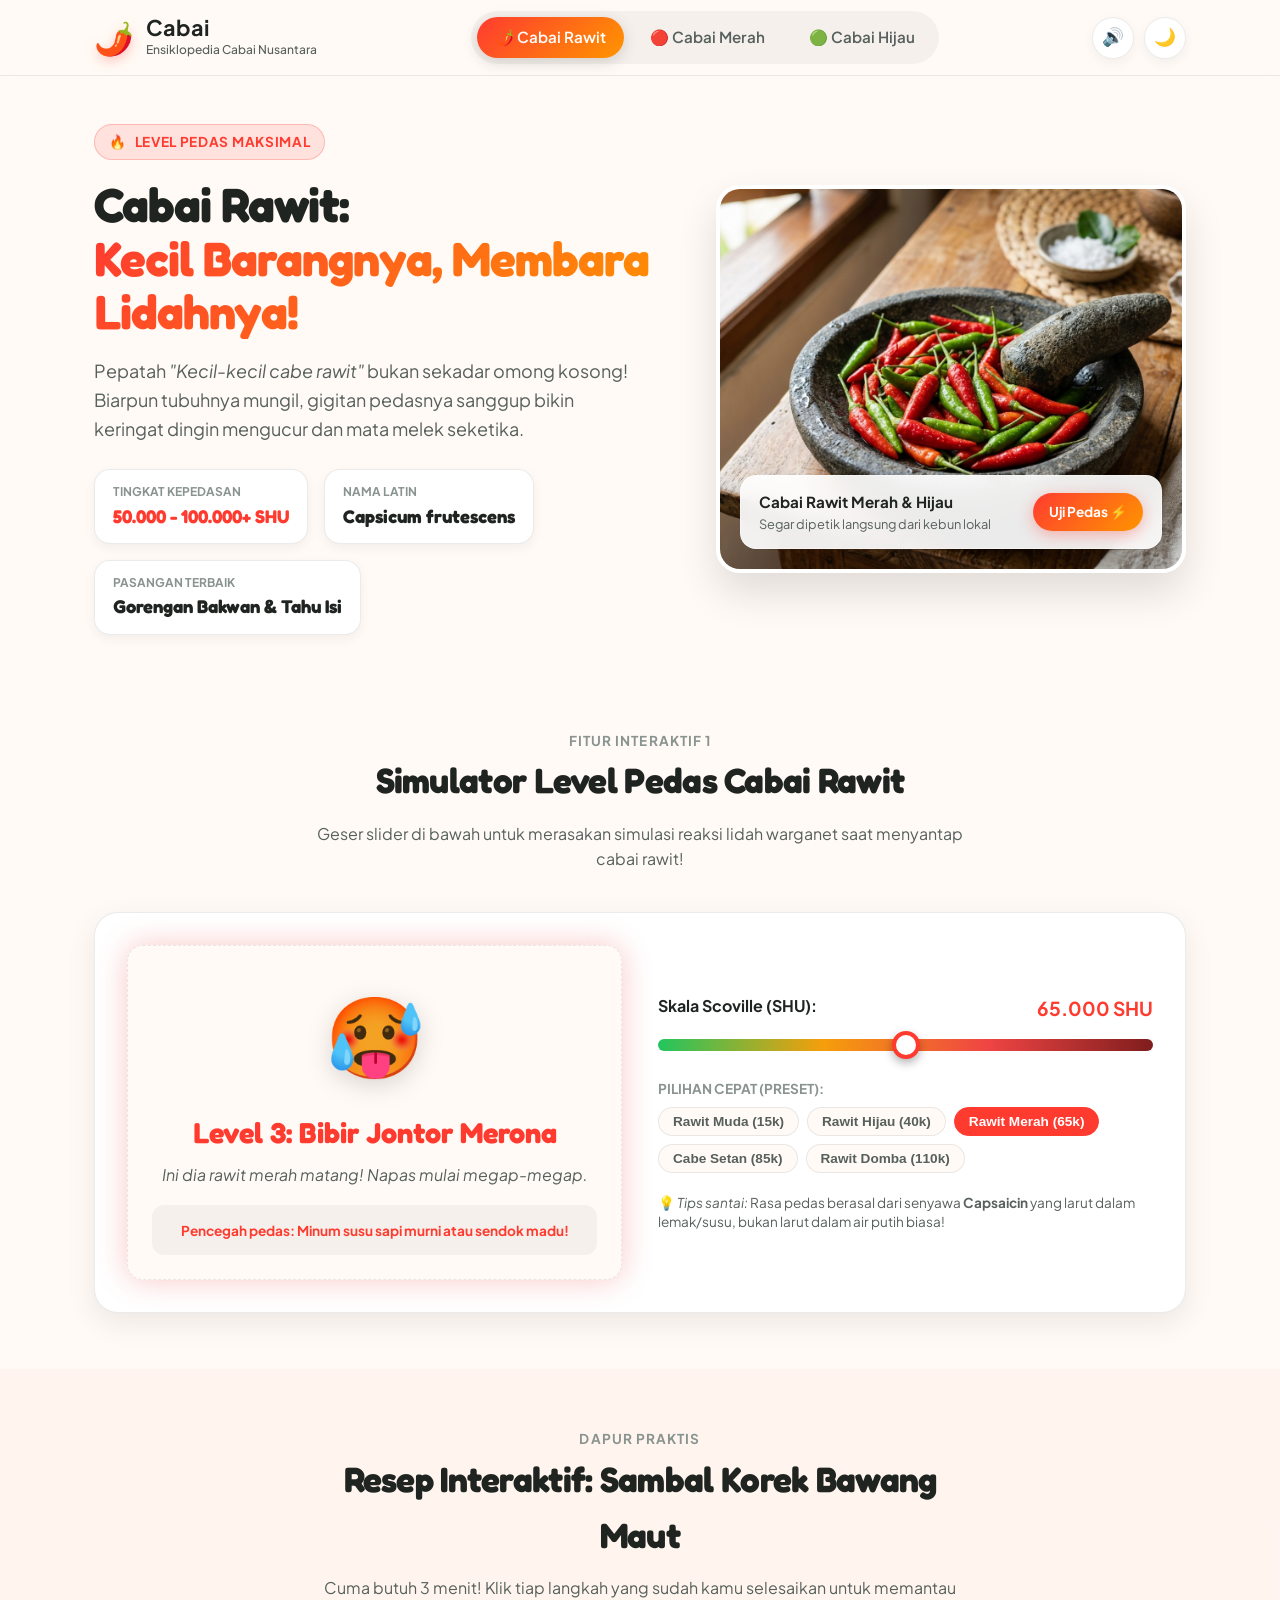
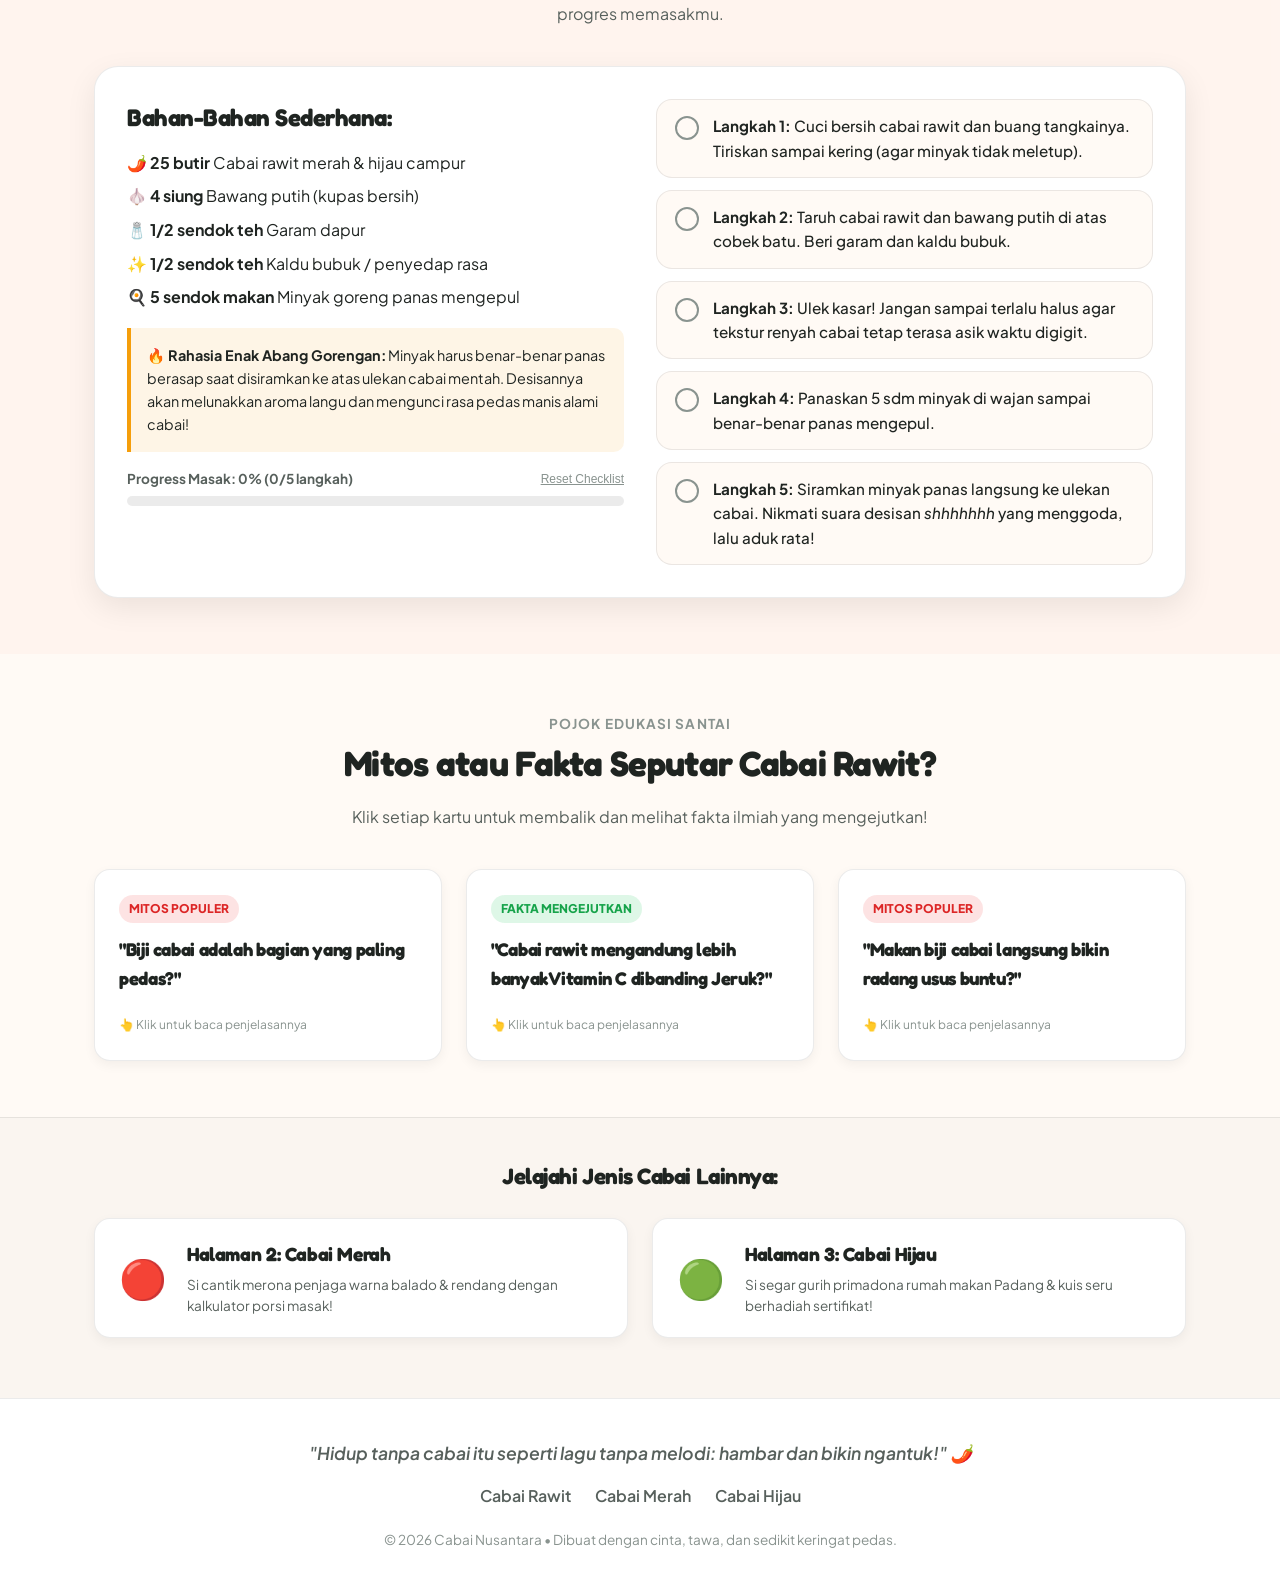
<file: index.html>
<!DOCTYPE html>
<html lang="id">
<head>
  <meta charset="UTF-8">
  <meta name="viewport" content="width=device-width, initial-scale=1.0">
  <title>🌶️ Cabai Rawit - Si Kecil Pedas Nendang | cabai Nusantara</title>
  <meta name="description" content="Eksplorasi seru tentang Cabai Rawit: si kecil pedas mematikan khas Indonesia. Coba simulator Scoville dan resep sambal korek!">
  <link rel="stylesheet" href="style.css">
  <link rel="icon" href="data:image/svg+xml,<svg xmlns=%22http://www.w3.org/2000/svg%22 viewBox=%220 0 100 100%22><text y=%22.9em%22 font-size=%2290%22>🌶️</text></svg>">
</head>
<body>

  <!-- HEADER NAVIGATION -->
  <header class="site-header">
    <div class="container nav-wrapper">
      <a href="index.html" class="brand-logo" id="logoLink">
        <span class="brand-icon">🌶️</span>
        <div class="brand-text">
          <span class="brand-name">Cabai</span>
          <span class="brand-tagline">Ensiklopedia Cabai Nusantara</span>
        </div>
      </a>

      <!-- Navigation for the 3 Pages -->
      <nav>
        <ul class="nav-menu" id="navMenu">
          <li class="nav-item rawit active">
            <a href="index.html">🌶️ Cabai Rawit</a>
          </li>
          <li class="nav-item merah">
            <a href="merah.html">🔴 Cabai Merah</a>
          </li>
          <li class="nav-item hijau">
            <a href="hijau.html">🟢 Cabai Hijau</a>
          </li>
        </ul>
      </nav>

      <!-- Action buttons -->
      <div class="nav-actions">
        <button class="action-btn" id="soundToggleBtn" title="Suara Efek (On/Off)">🔊</button>
        <button class="action-btn" id="themeToggleBtn" title="Mode Gelap / Terang">🌙</button>
        <button class="mobile-toggle" id="mobileToggle" aria-label="Toggle Menu">☰</button>
      </div>
    </div>
  </header>

  <!-- HERO SECTION -->
  <main>
    <section class="hero-section">
      <div class="container hero-grid">
        <div class="hero-content">
          <div class="badge-pill badge-rawit">
            <span>🔥</span> Level Pedas Maksimal
          </div>
          <h1 class="hero-title">
            Cabai Rawit: <br>
            <span class="highlight rawit-gradient">Kecil Barangnya, Membara Lidahnya!</span>
          </h1>
          <p class="hero-desc">
            Pepatah <em>"Kecil-kecil cabe rawit"</em> bukan sekadar omong kosong! Biarpun tubuhnya mungil, gigitan pedasnya sanggup bikin keringat dingin mengucur dan mata melek seketika.
          </p>

          <!-- Quick Stats Chips -->
          <div class="stats-row">
            <div class="stat-card">
              <span class="stat-label">Tingkat Kepedasan</span>
              <span class="stat-value" style="color: #ff3b30;">50.000 - 100.000+ SHU</span>
            </div>
            <div class="stat-card">
              <span class="stat-label">Nama Latin</span>
              <span class="stat-value">Capsicum frutescens</span>
            </div>
            <div class="stat-card">
              <span class="stat-label">Pasangan Terbaik</span>
              <span class="stat-value">Gorengan Bakwan & Tahu Isi</span>
            </div>
          </div>
        </div>

        <!-- Hero Image Card -->
        <div class="hero-image-wrapper">
          <div class="hero-card-frame">
            <img src="cabai_rawit.jpg" alt="Cabai Rawit Segar di Cobek Batu" id="heroRawitImg">
            <div class="floating-badge">
              <div>
                <div class="badge-text-title">Cabai Rawit Merah & Hijau</div>
                <div class="badge-text-sub">Segar dipetik langsung dari kebun lokal</div>
              </div>
              <a href="#simulator" class="btn-pill btn-spicy-rawit">Uji Pedas ⚡</a>
            </div>
          </div>
        </div>
      </div>
    </section>

    <!-- INTERACTIVE SECTION 1: SIMULASI SCOVILLE HEAT METER -->
    <section class="section" id="simulator">
      <div class="container">
        <div class="section-header">
          <span class="section-subtitle">Fitur Interaktif 1</span>
          <h2 class="section-title">Simulator Level Pedas Cabai Rawit</h2>
          <p class="section-desc">Geser slider di bawah untuk merasakan simulasi reaksi lidah warganet saat menyantap cabai rawit!</p>
        </div>

        <div class="interactive-card scoville-box">
          <!-- Live Interactive Display Box -->
          <div class="scoville-display">
            <div class="scoville-emoji" id="scovilleEmoji">🥵</div>
            <div class="scoville-rating" id="scovilleRating">Level 3: Bibir Jontor Merona</div>
            <div class="scoville-caption" id="scovilleCaption">Ini dia rawit merah matang! Napas mulai megap-megap.</div>
            
            <div style="margin-top: 18px; padding: 12px 16px; background: rgba(0,0,0,0.04); border-radius: 12px; width: 100%;">
              <span style="font-size: 0.85rem; font-weight: 700; color: #ff3b30;" id="scovilleAdvice">
                Pencegah pedas: Minum susu sapi murni dingin atau sendok madu!
              </span>
            </div>
          </div>

          <!-- Controls -->
          <div class="scoville-controls">
            <div class="slider-container">
              <label for="scovilleRange">
                <span>Skala Scoville (SHU):</span>
                <span id="shuNumber" style="color: #ff3b30; font-size: 1.2rem;">65.000 SHU</span>
              </label>
              <input type="range" id="scovilleRange" class="custom-range" min="10000" max="120000" step="5000" value="65000">
            </div>

            <!-- Quick Presets -->
            <div>
              <span style="font-size: 0.85rem; font-weight: 700; color: var(--text-muted); display: block; margin-bottom: 8px;">PILIHAN CEPAT (PRESET):</span>
              <div class="scoville-presets">
                <button type="button" class="preset-chip" data-shu="15000">Rawit Muda (15k)</button>
                <button type="button" class="preset-chip" data-shu="40000">Rawit Hijau (40k)</button>
                <button type="button" class="preset-chip active" data-shu="65000">Rawit Merah (65k)</button>
                <button type="button" class="preset-chip" data-shu="85000">Cabe Setan (85k)</button>
                <button type="button" class="preset-chip" data-shu="110000">Rawit Domba (110k)</button>
              </div>
            </div>

            <div style="font-size: 0.85rem; color: var(--text-secondary); line-height: 1.4;">
              💡 <em>Tips santai:</em> Rasa pedas berasal dari senyawa <strong>Capsaicin</strong> yang larut dalam lemak/susu, bukan larut dalam air putih biasa!
            </div>
          </div>
        </div>
      </div>
    </section>

    <!-- INTERACTIVE SECTION 2: RESEP SAMBAL KOREK CHECKLIST -->
    <section class="section" style="background: rgba(255, 59, 48, 0.03);">
      <div class="container">
        <div class="section-header">
          <span class="section-subtitle">Dapur Praktis</span>
          <h2 class="section-title">Resep Interaktif: Sambal Korek Bawang Maut</h2>
          <p class="section-desc">Cuma butuh 3 menit! Klik tiap langkah yang sudah kamu selesaikan untuk memantau progres memasakmu.</p>
        </div>

        <div class="interactive-card recipe-grid">
          <!-- Recipe Details & Tips -->
          <div class="recipe-info-col">
            <h3>Bahan-Bahan Sederhana:</h3>
            <ul style="list-style: none; display: flex; flex-direction: column; gap: 8px; margin-bottom: 16px;">
              <li>🌶️ <strong>25 butir</strong> Cabai rawit merah & hijau campur</li>
              <li>🧄 <strong>4 siung</strong> Bawang putih (kupas bersih)</li>
              <li>🧂 <strong>1/2 sendok teh</strong> Garam dapur</li>
              <li>✨ <strong>1/2 sendok teh</strong> Kaldu bubuk / penyedap rasa</li>
              <li>🍳 <strong>5 sendok makan</strong> Minyak goreng panas mengepul</li>
            </ul>

            <div class="recipe-tips">
              <strong>🔥 Rahasia Enak Abang Gorengan:</strong>
              Minyak harus benar-benar panas berasap saat disiramkan ke atas ulekan cabai mentah. Desisannya akan melunakkan aroma langu dan mengunci rasa pedas manis alami cabai!
            </div>

            <!-- Progress Bar -->
            <div class="recipe-progress-wrap">
              <div class="progress-label">
                <span id="recipeProgressText">Progress Masak: 0%</span>
                <button id="resetChecklistBtn" style="background:none; border:none; color:var(--text-muted); font-size:0.75rem; cursor:pointer; text-decoration:underline;">Reset Checklist</button>
              </div>
              <div class="progress-bar-bg">
                <div class="progress-bar-fill" id="recipeProgressFill"></div>
              </div>
            </div>
          </div>

          <!-- Interactive Steps Checklist -->
          <div class="checklist-box">
            <div class="checklist-item" id="step1">
              <div class="check-circle">✓</div>
              <div class="checklist-text">
                <strong>Langkah 1:</strong> Cuci bersih cabai rawit dan buang tangkainya. Tiriskan sampai kering (agar minyak tidak meletup).
              </div>
            </div>

            <div class="checklist-item" id="step2">
              <div class="check-circle">✓</div>
              <div class="checklist-text">
                <strong>Langkah 2:</strong> Taruh cabai rawit dan bawang putih di atas cobek batu. Beri garam dan kaldu bubuk.
              </div>
            </div>

            <div class="checklist-item" id="step3">
              <div class="check-circle">✓</div>
              <div class="checklist-text">
                <strong>Langkah 3:</strong> Ulek kasar! Jangan sampai terlalu halus agar tekstur renyah cabai tetap terasa asik waktu digigit.
              </div>
            </div>

            <div class="checklist-item" id="step4">
              <div class="check-circle">✓</div>
              <div class="checklist-text">
                <strong>Langkah 4:</strong> Panaskan 5 sdm minyak di wajan sampai benar-benar panas mengepul.
              </div>
            </div>

            <div class="checklist-item" id="step5">
              <div class="check-circle">✓</div>
              <div class="checklist-text">
                <strong>Langkah 5:</strong> Siramkan minyak panas langsung ke ulekan cabai. Nikmati suara desisan <em>shhhhhhh</em> yang menggoda, lalu aduk rata!
              </div>
            </div>
          </div>
        </div>
      </div>
    </section>

    <!-- SECTION 3: MITOS VS FAKTA INTERAKTIF -->
    <section class="section">
      <div class="container">
        <div class="section-header">
          <span class="section-subtitle">Pojok Edukasi Santai</span>
          <h2 class="section-title">Mitos atau Fakta Seputar Cabai Rawit?</h2>
          <p class="section-desc">Klik setiap kartu untuk membalik dan melihat fakta ilmiah yang mengejutkan!</p>
        </div>

        <div class="facts-grid">
          <div class="fact-card" id="fact1">
            <span class="fact-badge badge-mitos">MITOS POPULER</span>
            <h4 class="fact-question">"Biji cabai adalah bagian yang paling pedas?"</h4>
            <p class="fact-answer">
              <strong>SALAH BESAR!</strong> Bagian paling pedas sebenarnya adalah <em>plasenta</em>, yaitu spons putih tempat menempelnya biji cabai. Biji terasa pedas hanya karena bersentuhan langsung dengan lapisan spons tersebut.
            </p>
            <div class="fact-click-hint">👆 Klik untuk baca penjelasannya</div>
          </div>

          <div class="fact-card" id="fact2">
            <span class="fact-badge badge-fakta">FAKTA MENGEJUTKAN</span>
            <h4 class="fact-question">"Cabai rawit mengandung lebih banyak Vitamin C dibanding Jeruk?"</h4>
            <p class="fact-answer">
              <strong>BENAR SEKALI!</strong> Dalam takaran berat yang sama (100 gram), cabai rawit mengandung vitamin C hingga 2 kali lipat lebih tinggi dari buah jeruk manis. Bagus untuk daya tahan tubuh, asal perutmu kuat ya!
            </p>
            <div class="fact-click-hint">👆 Klik untuk baca penjelasannya</div>
          </div>

          <div class="fact-card" id="fact3">
            <span class="fact-badge badge-mitos">MITOS POPULER</span>
            <h4 class="fact-question">"Makan biji cabai langsung bikin radang usus buntu?"</h4>
            <p class="fact-answer">
              <strong>MITOS!</strong> Penelitian medis membuktikan bahwa persentase biji makanan penyebab radang usus buntu sangat kecil (kurang dari 1%). Usus buntu biasanya meradang akibat infeksi bakteri atau sumbatan tinja keras.
            </p>
            <div class="fact-click-hint">👆 Klik untuk baca penjelasannya</div>
          </div>
        </div>
      </div>
    </section>

    <!-- NEXT PAGES NAVIGATION -->
    <section class="next-pages-section">
      <div class="container">
        <h3 style="text-align: center; margin-bottom: 24px; font-size: 1.4rem;">Jelajahi Jenis Cabai Lainnya:</h3>
        <div class="next-grid">
          <a href="merah.html" class="next-card">
            <span class="next-card-icon">🔴</span>
            <div class="next-card-info">
              <h4>Halaman 2: Cabai Merah</h4>
              <p>Si cantik merona penjaga warna balado & rendang dengan kalkulator porsi masak!</p>
            </div>
          </a>

          <a href="hijau.html" class="next-card">
            <span class="next-card-icon">🟢</span>
            <div class="next-card-info">
              <h4>Halaman 3: Cabai Hijau</h4>
              <p>Si segar gurih primadona rumah makan Padang & kuis seru berhadiah sertifikat!</p>
            </div>
          </a>
        </div>
      </div>
    </section>
  </main>

  <!-- FOOTER -->
  <footer class="site-footer">
    <div class="container">
      <p class="footer-quote">"Hidup tanpa cabai itu seperti lagu tanpa melodi: hambar dan bikin ngantuk!" 🌶️</p>
      <ul class="footer-links">
        <li><a href="index.html">Cabai Rawit</a></li>
        <li><a href="merah.html">Cabai Merah</a></li>
        <li><a href="hijau.html">Cabai Hijau</a></li>
      </ul>
      <p class="footer-credit">© 2026 Cabai Nusantara • Dibuat dengan cinta, tawa, dan sedikit keringat pedas.</p>
    </div>
  </footer>

  <script src="script.js"></script>
</body>
</html>
</file>
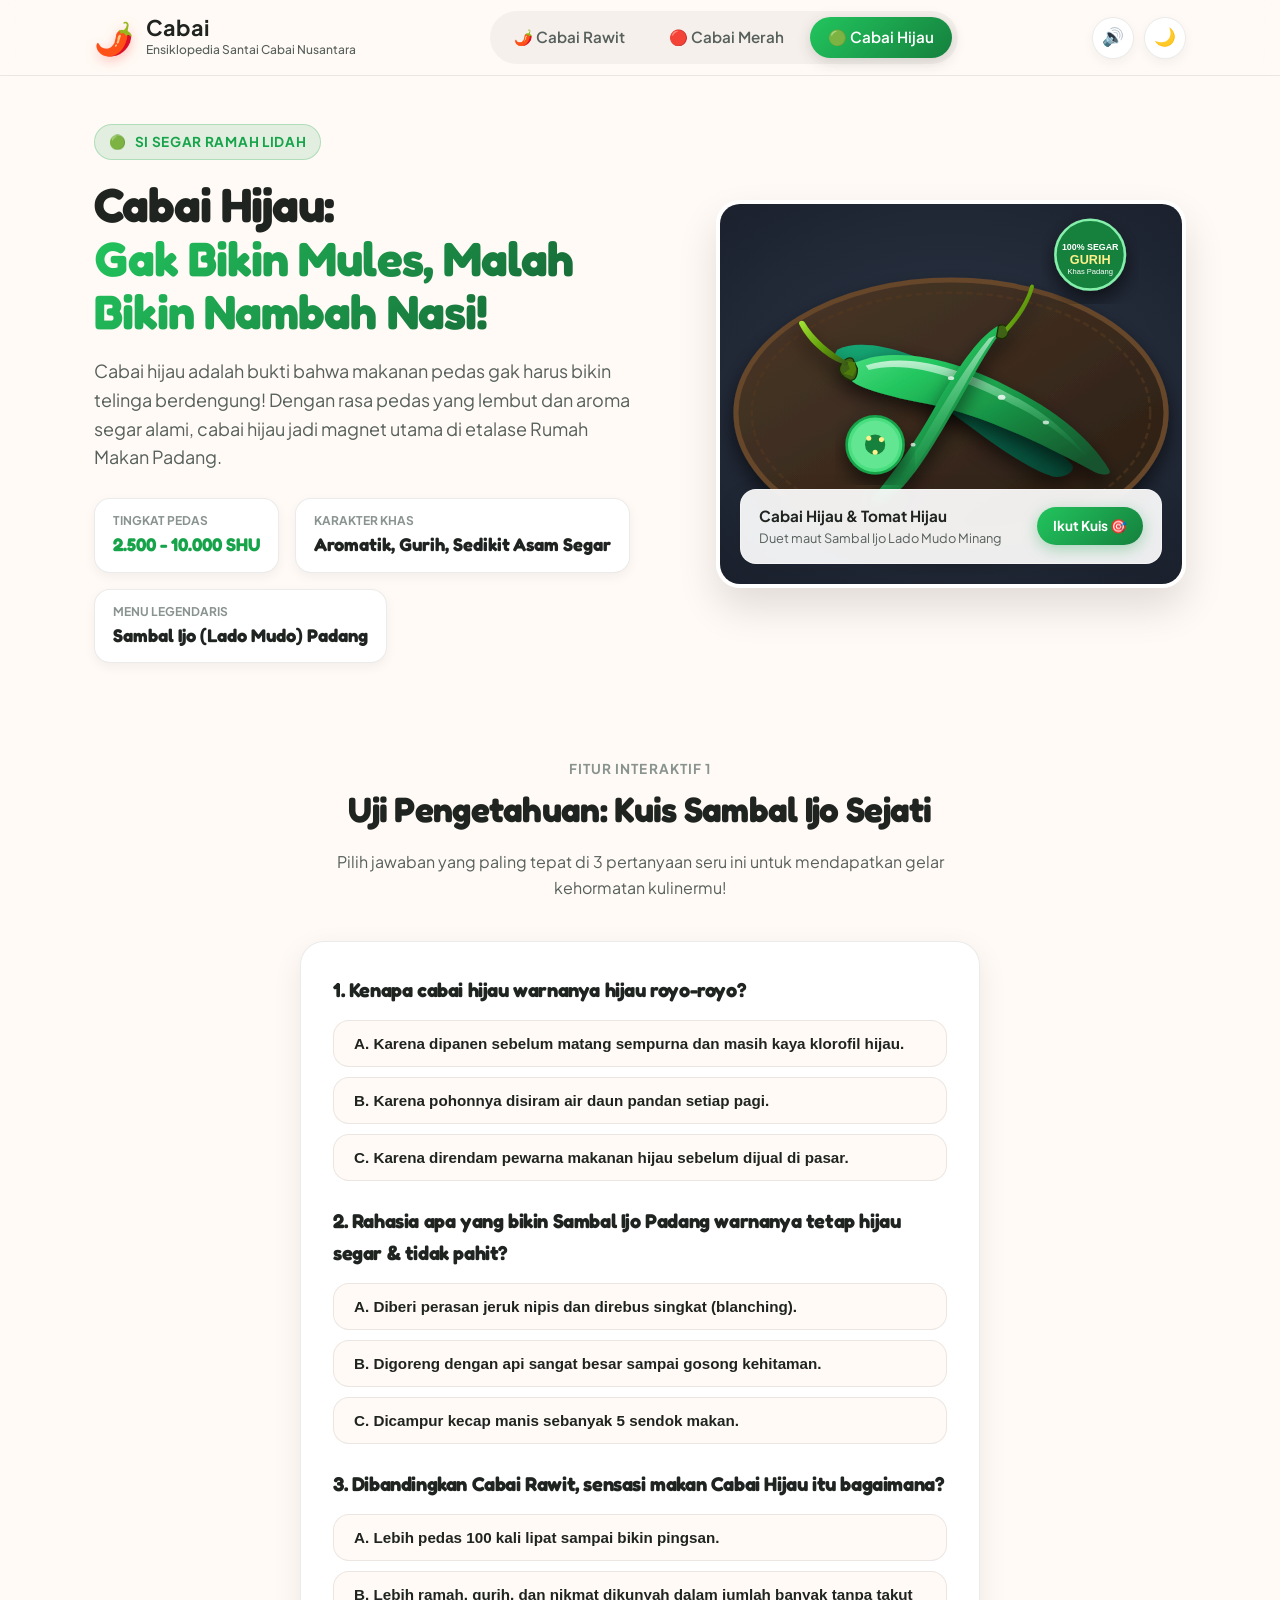
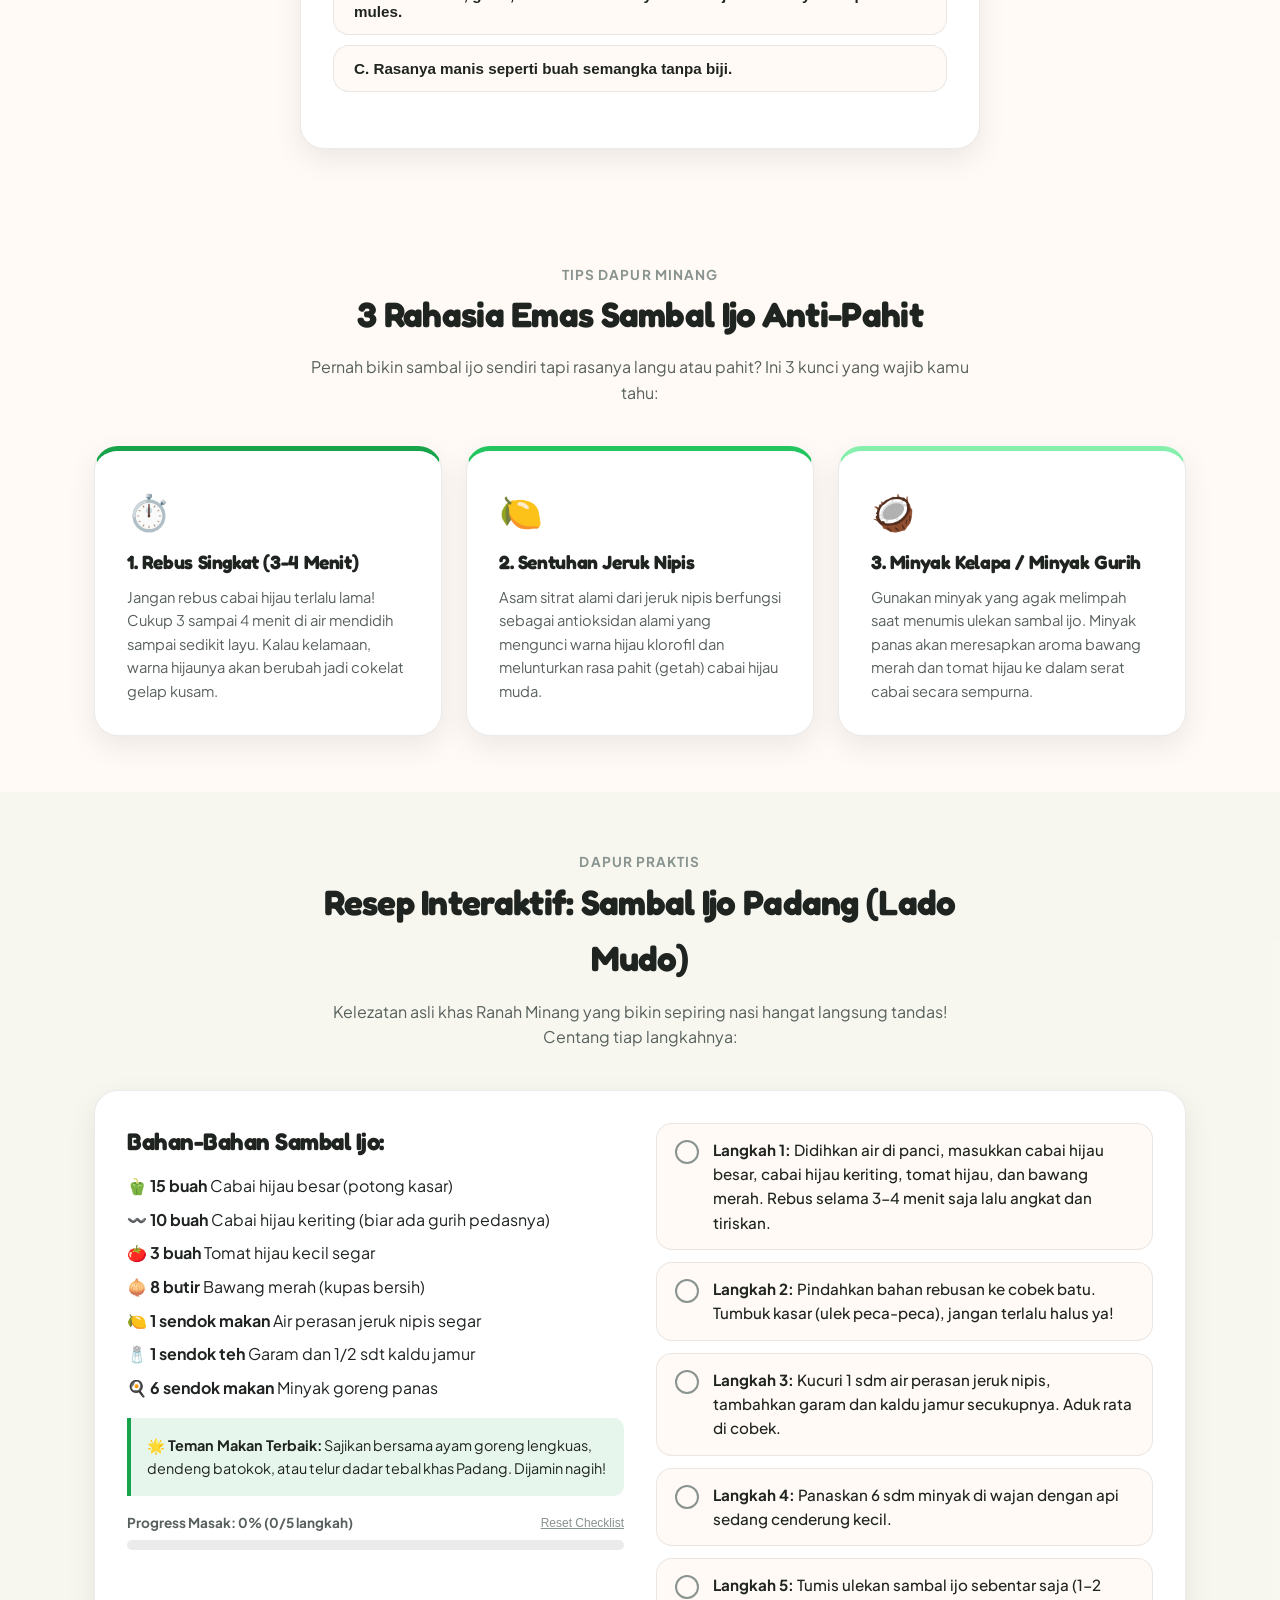
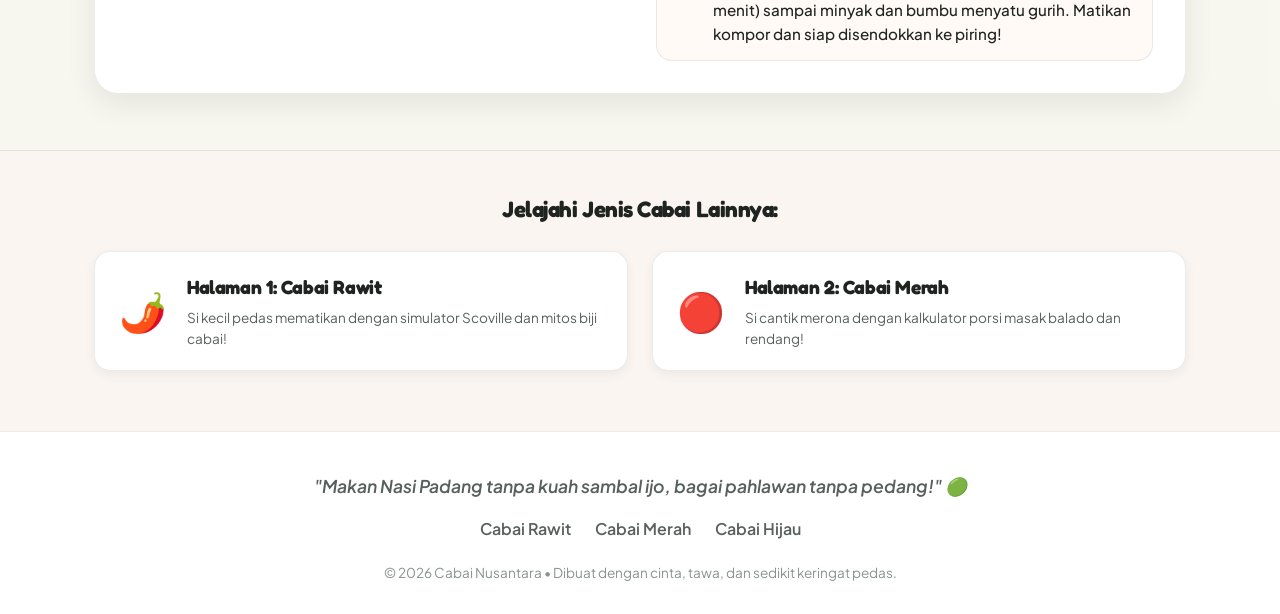
<file: hijau.html>
<!DOCTYPE html>
<html lang="id">
<head>
  <meta charset="UTF-8">
  <meta name="viewport" content="width=device-width, initial-scale=1.0">
  <title>🟢 Cabai Hijau - Si Segar Gurih Primadona Nasi Padang | Warung Cabai</title>
  <meta name="description" content="Eksplorasi Cabai Hijau: rahasia Sambal Ijo Padang agar tidak pahit, kuis seru berhadiah sertifikat, dan resep Lado Mudo gurih!">
  <link rel="stylesheet" href="style.css">
  <link rel="icon" href="data:image/svg+xml,<svg xmlns=%22http://www.w3.org/2000/svg%22 viewBox=%220 0 100 100%22><text y=%22.9em%22 font-size=%2290%22>🟢</text></svg>">
</head>
<body>

  <!-- HEADER NAVIGATION -->
  <header class="site-header">
    <div class="container nav-wrapper">
      <a href="index.html" class="brand-logo" id="logoLink">
        <span class="brand-icon">🌶️</span>
        <div class="brand-text">
          <span class="brand-name">Cabai</span>
          <span class="brand-tagline">Ensiklopedia Santai Cabai Nusantara</span>
        </div>
      </a>

      <!-- Navigation for the 3 Pages -->
      <nav>
        <ul class="nav-menu" id="navMenu">
          <li class="nav-item rawit">
            <a href="index.html">🌶️ Cabai Rawit</a>
          </li>
          <li class="nav-item merah">
            <a href="merah.html">🔴 Cabai Merah</a>
          </li>
          <li class="nav-item hijau active">
            <a href="hijau.html">🟢 Cabai Hijau</a>
          </li>
        </ul>
      </nav>

      <!-- Action buttons -->
      <div class="nav-actions">
        <button class="action-btn" id="soundToggleBtn" title="Suara Efek (On/Off)">🔊</button>
        <button class="action-btn" id="themeToggleBtn" title="Mode Gelap / Terang">🌙</button>
        <button class="mobile-toggle" id="mobileToggle" aria-label="Toggle Menu">☰</button>
      </div>
    </div>
  </header>

  <!-- HERO SECTION -->
  <main>
    <section class="hero-section">
      <div class="container hero-grid">
        <div class="hero-content">
          <div class="badge-pill badge-hijau">
            <span>🟢</span> Si Segar Ramah Lidah
          </div>
          <h1 class="hero-title">
            Cabai Hijau: <br>
            <span class="highlight hijau-gradient">Gak Bikin Mules, Malah Bikin Nambah Nasi!</span>
          </h1>
          <p class="hero-desc">
            Cabai hijau adalah bukti bahwa makanan pedas gak harus bikin telinga berdengung! Dengan rasa pedas yang lembut dan aroma segar alami, cabai hijau jadi magnet utama di etalase Rumah Makan Padang.
          </p>

          <!-- Quick Stats Chips -->
          <div class="stats-row">
            <div class="stat-card">
              <span class="stat-label">Tingkat Pedas</span>
              <span class="stat-value" style="color: #16a34a;">2.500 - 10.000 SHU</span>
            </div>
            <div class="stat-card">
              <span class="stat-label">Karakter Khas</span>
              <span class="stat-value">Aromatik, Gurih, Sedikit Asam Segar</span>
            </div>
            <div class="stat-card">
              <span class="stat-label">Menu Legendaris</span>
              <span class="stat-value">Sambal Ijo (Lado Mudo) Padang</span>
            </div>
          </div>
        </div>

        <!-- Hero Image Card -->
        <div class="hero-image-wrapper">
          <div class="hero-card-frame">
            <img src="cabai_hijau.svg" alt="Ilustrasi Cabai Hijau Segar dan Tomat Hijau" id="heroHijauImg">
            <div class="floating-badge">
              <div>
                <div class="badge-text-title">Cabai Hijau & Tomat Hijau</div>
                <div class="badge-text-sub">Duet maut Sambal Ijo Lado Mudo Minang</div>
              </div>
              <a href="#kuis" class="btn-pill btn-spicy-hijau">Ikut Kuis 🎯</a>
            </div>
          </div>
        </div>
      </div>
    </section>

    <!-- INTERACTIVE SECTION 1: KUIS PENIKMAT SAMBAL IJO -->
    <section class="section" id="kuis">
      <div class="container">
        <div class="section-header">
          <span class="section-subtitle">Fitur Interaktif 1</span>
          <h2 class="section-title">Uji Pengetahuan: Kuis Sambal Ijo Sejati</h2>
          <p class="section-desc">Pilih jawaban yang paling tepat di 3 pertanyaan seru ini untuk mendapatkan gelar kehormatan kulinermu!</p>
        </div>

        <div class="interactive-card quiz-box" id="hijauQuizContainer">
          <!-- Question 1 -->
          <div class="quiz-question-box">
            <h4 class="quiz-q-title">1. Kenapa cabai hijau warnanya hijau royo-royo?</h4>
            <div class="quiz-options">
              <button type="button" class="quiz-opt-btn" data-question="q1" data-val="A">
                A. Karena dipanen sebelum matang sempurna dan masih kaya klorofil hijau.
              </button>
              <button type="button" class="quiz-opt-btn" data-question="q1" data-val="B">
                B. Karena pohonnya disiram air daun pandan setiap pagi.
              </button>
              <button type="button" class="quiz-opt-btn" data-question="q1" data-val="C">
                C. Karena direndam pewarna makanan hijau sebelum dijual di pasar.
              </button>
            </div>
          </div>

          <!-- Question 2 -->
          <div class="quiz-question-box">
            <h4 class="quiz-q-title">2. Rahasia apa yang bikin Sambal Ijo Padang warnanya tetap hijau segar & tidak pahit?</h4>
            <div class="quiz-options">
              <button type="button" class="quiz-opt-btn" data-question="q2" data-val="A">
                A. Diberi perasan jeruk nipis dan direbus singkat (blanching).
              </button>
              <button type="button" class="quiz-opt-btn" data-question="q2" data-val="B">
                B. Digoreng dengan api sangat besar sampai gosong kehitaman.
              </button>
              <button type="button" class="quiz-opt-btn" data-question="q2" data-val="C">
                C. Dicampur kecap manis sebanyak 5 sendok makan.
              </button>
            </div>
          </div>

          <!-- Question 3 -->
          <div class="quiz-question-box">
            <h4 class="quiz-q-title">3. Dibandingkan Cabai Rawit, sensasi makan Cabai Hijau itu bagaimana?</h4>
            <div class="quiz-options">
              <button type="button" class="quiz-opt-btn" data-question="q3" data-val="A">
                A. Lebih pedas 100 kali lipat sampai bikin pingsan.
              </button>
              <button type="button" class="quiz-opt-btn" data-question="q3" data-val="B">
                B. Lebih ramah, gurih, dan nikmat dikunyah dalam jumlah banyak tanpa takut mules.
              </button>
              <button type="button" class="quiz-opt-btn" data-question="q3" data-val="C">
                C. Rasanya manis seperti buah semangka tanpa biji.
              </button>
            </div>
          </div>

          <!-- Quiz Result Display Card -->
          <div class="quiz-result-card" id="quizResultCard">
            <div class="quiz-badge-cert" id="quizCertIcon">🎖️</div>
            <div style="font-size: 1.5rem; font-weight: 800; font-family: 'Fredoka', sans-serif;" id="quizResultTitle">
              Gelar: Duta Besar Sambal Ijo Padang!
            </div>
            <div style="font-size: 1rem; color: var(--text-secondary); margin: 8px 0 16px;" id="quizResultDesc">
              Skor: <span id="quizScoreNumber" style="font-weight: 800; color: #16a34a;">3/3</span>. Kamu memang jawara kuliner sejati!
            </div>
            <button type="button" class="btn-pill btn-spicy-hijau" id="resetQuizBtn">Coba Kuis Lagi 🔄</button>
          </div>
        </div>
      </div>
    </section>

    <!-- SECTION 2: 3 RAHASIA AGAR SAMBAL IJO TIDAK PAHIT -->
    <section class="section">
      <div class="container">
        <div class="section-header">
          <span class="section-subtitle">Tips Dapur Minang</span>
          <h2 class="section-title">3 Rahasia Emas Sambal Ijo Anti-Pahit</h2>
          <p class="section-desc">Pernah bikin sambal ijo sendiri tapi rasanya langu atau pahit? Ini 3 kunci yang wajib kamu tahu:</p>
        </div>

        <div class="facts-grid">
          <div class="interactive-card" style="border-top: 5px solid #16a34a;">
            <div style="font-size: 2.2rem; margin-bottom: 8px;">⏱️</div>
            <h4 style="font-size: 1.2rem; margin-bottom: 8px;">1. Rebus Singkat (3-4 Menit)</h4>
            <p style="font-size: 0.92rem; color: var(--text-secondary);">
              Jangan rebus cabai hijau terlalu lama! Cukup 3 sampai 4 menit di air mendidih sampai sedikit layu. Kalau kelamaan, warna hijaunya akan berubah jadi cokelat gelap kusam.
            </p>
          </div>

          <div class="interactive-card" style="border-top: 5px solid #22c55e;">
            <div style="font-size: 2.2rem; margin-bottom: 8px;">🍋</div>
            <h4 style="font-size: 1.2rem; margin-bottom: 8px;">2. Sentuhan Jeruk Nipis</h4>
            <p style="font-size: 0.92rem; color: var(--text-secondary);">
              Asam sitrat alami dari jeruk nipis berfungsi sebagai antioksidan alami yang mengunci warna hijau klorofil dan melunturkan rasa pahit (getah) cabai hijau muda.
            </p>
          </div>

          <div class="interactive-card" style="border-top: 5px solid #86efac;">
            <div style="font-size: 2.2rem; margin-bottom: 8px;">🥥</div>
            <h4 style="font-size: 1.2rem; margin-bottom: 8px;">3. Minyak Kelapa / Minyak Gurih</h4>
            <p style="font-size: 0.92rem; color: var(--text-secondary);">
              Gunakan minyak yang agak melimpah saat menumis ulekan sambal ijo. Minyak panas akan meresapkan aroma bawang merah dan tomat hijau ke dalam serat cabai secara sempurna.
            </p>
          </div>
        </div>
      </div>
    </section>

    <!-- INTERACTIVE SECTION 3: RESEP SAMBAL IJO PADANG CHECKLIST -->
    <section class="section" style="background: rgba(22, 163, 74, 0.03);">
      <div class="container">
        <div class="section-header">
          <span class="section-subtitle">Dapur Praktis</span>
          <h2 class="section-title">Resep Interaktif: Sambal Ijo Padang (Lado Mudo)</h2>
          <p class="section-desc">Kelezatan asli khas Ranah Minang yang bikin sepiring nasi hangat langsung tandas! Centang tiap langkahnya:</p>
        </div>

        <div class="interactive-card recipe-grid">
          <div class="recipe-info-col">
            <h3>Bahan-Bahan Sambal Ijo:</h3>
            <ul style="list-style: none; display: flex; flex-direction: column; gap: 8px; margin-bottom: 16px;">
              <li>🫑 <strong>15 buah</strong> Cabai hijau besar (potong kasar)</li>
              <li>〰️ <strong>10 buah</strong> Cabai hijau keriting (biar ada gurih pedasnya)</li>
              <li>🍅 <strong>3 buah</strong> Tomat hijau kecil segar</li>
              <li>🧅 <strong>8 butir</strong> Bawang merah (kupas bersih)</li>
              <li>🍋 <strong>1 sendok makan</strong> Air perasan jeruk nipis segar</li>
              <li>🧂 <strong>1 sendok teh</strong> Garam dan 1/2 sdt kaldu jamur</li>
              <li>🍳 <strong>6 sendok makan</strong> Minyak goreng panas</li>
            </ul>

            <div class="recipe-tips" style="border-left-color: #16a34a; background: rgba(22, 163, 74, 0.1);">
              <strong>🌟 Teman Makan Terbaik:</strong>
              Sajikan bersama ayam goreng lengkuas, dendeng batokok, atau telur dadar tebal khas Padang. Dijamin nagih!
            </div>

            <!-- Progress Bar -->
            <div class="recipe-progress-wrap">
              <div class="progress-label">
                <span id="recipeProgressText">Progress Masak: 0%</span>
                <button id="resetChecklistBtn" style="background:none; border:none; color:var(--text-muted); font-size:0.75rem; cursor:pointer; text-decoration:underline;">Reset Checklist</button>
              </div>
              <div class="progress-bar-bg">
                <div class="progress-bar-fill" id="recipeProgressFill" style="background: linear-gradient(90deg, #86efac, #16a34a);"></div>
              </div>
            </div>
          </div>

          <!-- Interactive Steps Checklist -->
          <div class="checklist-box">
            <div class="checklist-item" id="hstep1">
              <div class="check-circle">✓</div>
              <div class="checklist-text">
                <strong>Langkah 1:</strong> Didihkan air di panci, masukkan cabai hijau besar, cabai hijau keriting, tomat hijau, dan bawang merah. Rebus selama 3-4 menit saja lalu angkat dan tiriskan.
              </div>
            </div>

            <div class="checklist-item" id="hstep2">
              <div class="check-circle">✓</div>
              <div class="checklist-text">
                <strong>Langkah 2:</strong> Pindahkan bahan rebusan ke cobek batu. Tumbuk kasar (ulek peca-peca), jangan terlalu halus ya!
              </div>
            </div>

            <div class="checklist-item" id="hstep3">
              <div class="check-circle">✓</div>
              <div class="checklist-text">
                <strong>Langkah 3:</strong> Kucuri 1 sdm air perasan jeruk nipis, tambahkan garam dan kaldu jamur secukupnya. Aduk rata di cobek.
              </div>
            </div>

            <div class="checklist-item" id="hstep4">
              <div class="check-circle">✓</div>
              <div class="checklist-text">
                <strong>Langkah 4:</strong> Panaskan 6 sdm minyak di wajan dengan api sedang cenderung kecil.
              </div>
            </div>

            <div class="checklist-item" id="hstep5">
              <div class="check-circle">✓</div>
              <div class="checklist-text">
                <strong>Langkah 5:</strong> Tumis ulekan sambal ijo sebentar saja (1-2 menit) sampai minyak dan bumbu menyatu gurih. Matikan kompor dan siap disendokkan ke piring!
              </div>
            </div>
          </div>
        </div>
      </div>
    </section>

    <!-- NEXT PAGES NAVIGATION -->
    <section class="next-pages-section">
      <div class="container">
        <h3 style="text-align: center; margin-bottom: 24px; font-size: 1.4rem;">Jelajahi Jenis Cabai Lainnya:</h3>
        <div class="next-grid">
          <a href="index.html" class="next-card">
            <span class="next-card-icon">🌶️</span>
            <div class="next-card-info">
              <h4>Halaman 1: Cabai Rawit</h4>
              <p>Si kecil pedas mematikan dengan simulator Scoville dan mitos biji cabai!</p>
            </div>
          </a>

          <a href="merah.html" class="next-card">
            <span class="next-card-icon">🔴</span>
            <div class="next-card-info">
              <h4>Halaman 2: Cabai Merah</h4>
              <p>Si cantik merona dengan kalkulator porsi masak balado dan rendang!</p>
            </div>
          </a>
        </div>
      </div>
    </section>
  </main>

  <!-- FOOTER -->
  <footer class="site-footer">
    <div class="container">
      <p class="footer-quote">"Makan Nasi Padang tanpa kuah sambal ijo, bagai pahlawan tanpa pedang!" 🟢</p>
      <ul class="footer-links">
        <li><a href="index.html">Cabai Rawit</a></li>
        <li><a href="merah.html">Cabai Merah</a></li>
        <li><a href="hijau.html">Cabai Hijau</a></li>
      </ul>
      <p class="footer-credit">© 2026 Cabai Nusantara • Dibuat dengan cinta, tawa, dan sedikit keringat pedas.</p>
    </div>
  </footer>

  <script src="/script.js"></script>
</body>
</html>
</file>
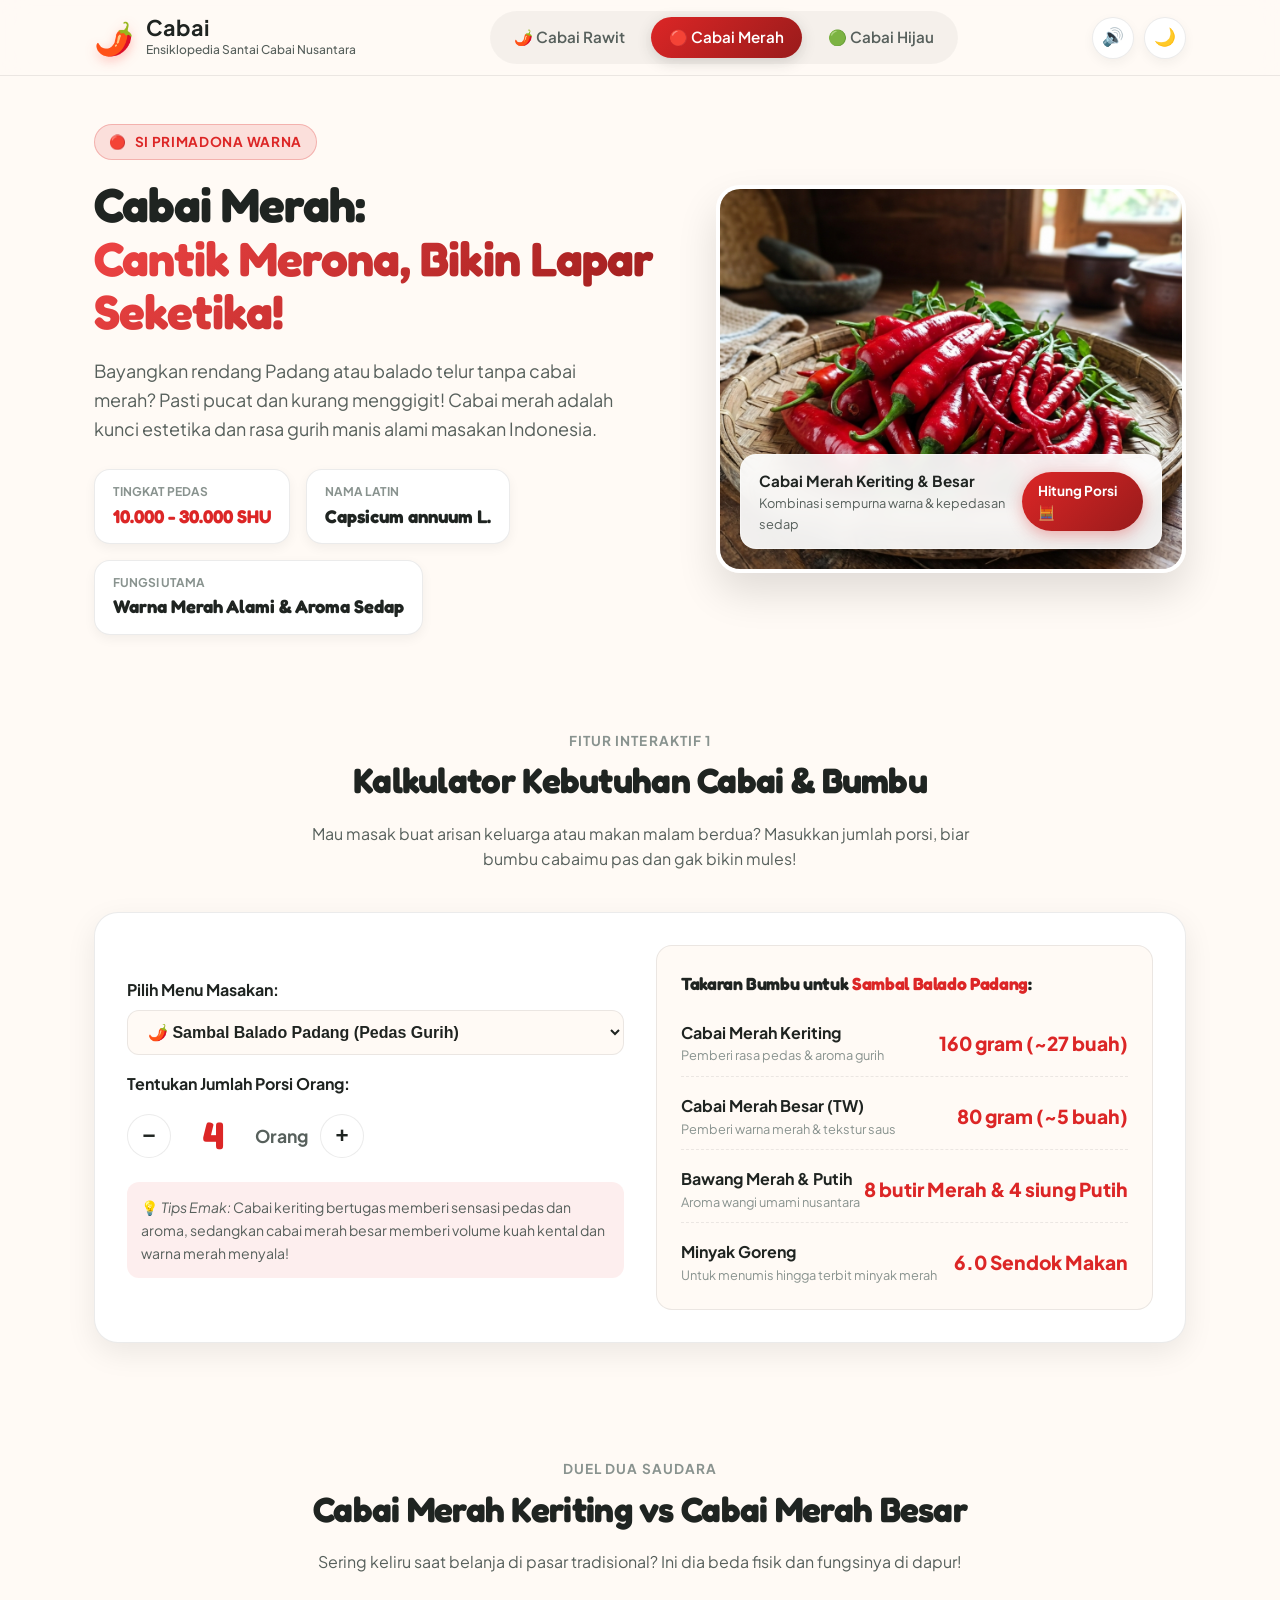
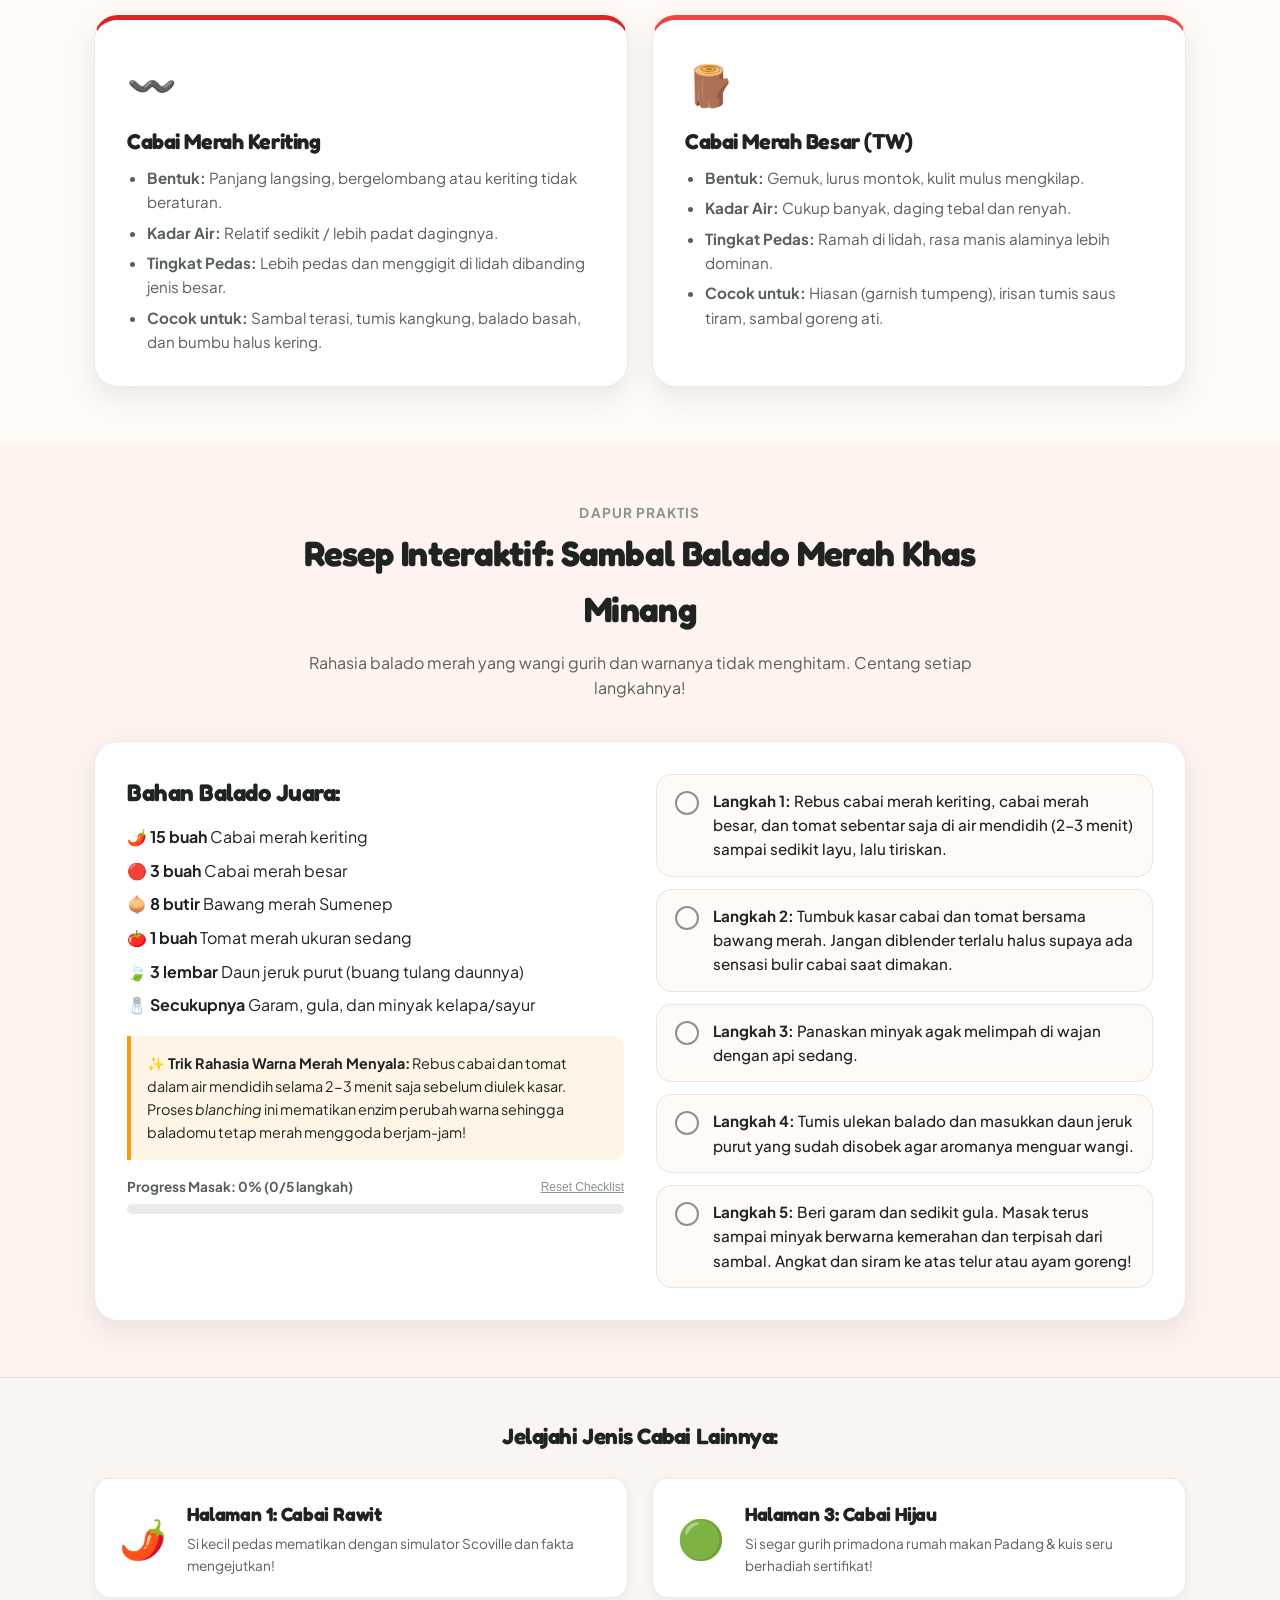
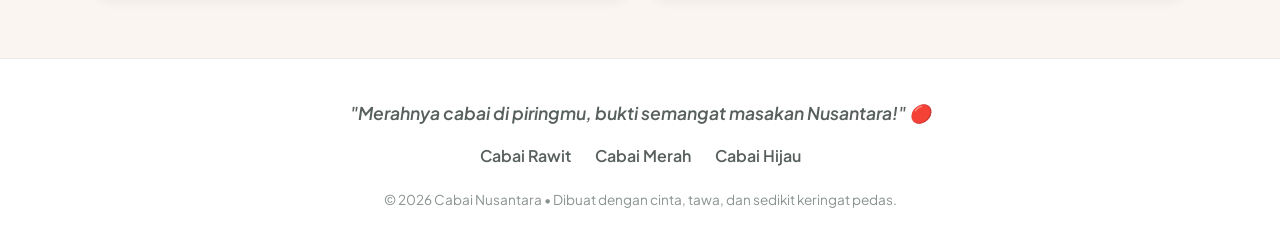
<file: merah.html>
<!DOCTYPE html>
<html lang="id">
<head>
  <meta charset="UTF-8">
  <meta name="viewport" content="width=device-width, initial-scale=1.0">
  <title>🔴 Cabai Merah - Si Cantik Merona Penggugah Selera | Warung Cabai</title>
  <meta name="description" content="Kupas tuntas Cabai Merah: rahasia warna menggoda Sambal Balado, kalkulator porsi bumbu masak, dan beda cabai merah keriting vs besar!">
  <link rel="stylesheet" href="style.css">
  <link rel="icon" href="data:image/svg+xml,<svg xmlns=%22http://www.w3.org/2000/svg%22 viewBox=%220 0 100 100%22><text y=%22.9em%22 font-size=%2290%22>🔴</text></svg>">
</head>
<body>

  <!-- HEADER NAVIGATION -->
  <header class="site-header">
    <div class="container nav-wrapper">
      <a href="index.html" class="brand-logo" id="logoLink">
        <span class="brand-icon">🌶️</span>
        <div class="brand-text">
          <span class="brand-name">Cabai</span>
          <span class="brand-tagline">Ensiklopedia Santai Cabai Nusantara</span>
        </div>
      </a>

      <!-- Navigation for the 3 Pages -->
      <nav>
        <ul class="nav-menu" id="navMenu">
          <li class="nav-item rawit">
            <a href="index.html">🌶️ Cabai Rawit</a>
          </li>
          <li class="nav-item merah active">
            <a href="merah.html">🔴 Cabai Merah</a>
          </li>
          <li class="nav-item hijau">
            <a href="hijau.html">🟢 Cabai Hijau</a>
          </li>
        </ul>
      </nav>

      <!-- Action buttons -->
      <div class="nav-actions">
        <button class="action-btn" id="soundToggleBtn" title="Suara Efek (On/Off)">🔊</button>
        <button class="action-btn" id="themeToggleBtn" title="Mode Gelap / Terang">🌙</button>
        <button class="mobile-toggle" id="mobileToggle" aria-label="Toggle Menu">☰</button>
      </div>
    </div>
  </header>

  <!-- HERO SECTION -->
  <main>
    <section class="hero-section">
      <div class="container hero-grid">
        <div class="hero-content">
          <div class="badge-pill badge-merah">
            <span>🔴</span> Si Primadona Warna
          </div>
          <h1 class="hero-title">
            Cabai Merah: <br>
            <span class="highlight merah-gradient">Cantik Merona, Bikin Lapar Seketika!</span>
          </h1>
          <p class="hero-desc">
            Bayangkan rendang Padang atau balado telur tanpa cabai merah? Pasti pucat dan kurang menggigit! Cabai merah adalah kunci estetika dan rasa gurih manis alami masakan Indonesia.
          </p>

          <!-- Quick Stats Chips -->
          <div class="stats-row">
            <div class="stat-card">
              <span class="stat-label">Tingkat Pedas</span>
              <span class="stat-value" style="color: #dc2626;">10.000 - 30.000 SHU</span>
            </div>
            <div class="stat-card">
              <span class="stat-label">Nama Latin</span>
              <span class="stat-value">Capsicum annuum L.</span>
            </div>
            <div class="stat-card">
              <span class="stat-label">Fungsi Utama</span>
              <span class="stat-value">Warna Merah Alami & Aroma Sedap</span>
            </div>
          </div>
        </div>

        <!-- Hero Image Card -->
        <div class="hero-image-wrapper">
          <div class="hero-card-frame">
            <img src="cabai_merah.jpg" alt="Cabai Merah Keriting dan Besar di Tampah Anyaman" id="heroMerahImg">
            <div class="floating-badge">
              <div>
                <div class="badge-text-title">Cabai Merah Keriting & Besar</div>
                <div class="badge-text-sub">Kombinasi sempurna warna & kepedasan sedap</div>
              </div>
              <a href="#kalkulator" class="btn-pill btn-spicy-merah">Hitung Porsi 🧮</a>
            </div>
          </div>
        </div>
      </div>
    </section>

    <!-- INTERACTIVE SECTION 1: KALKULATOR KEBUTUHAN CABAI MERAH -->
    <section class="section" id="kalkulator">
      <div class="container">
        <div class="section-header">
          <span class="section-subtitle">Fitur Interaktif 1</span>
          <h2 class="section-title">Kalkulator Kebutuhan Cabai & Bumbu</h2>
          <p class="section-desc">Mau masak buat arisan keluarga atau makan malam berdua? Masukkan jumlah porsi, biar bumbu cabaimu pas dan gak bikin mules!</p>
        </div>

        <div class="interactive-card calculator-box">
          <!-- Input Controls -->
          <div class="calc-input-group">
            <div>
              <label for="dishTypeSelect" style="display:block; font-weight:700; margin-bottom:8px;">Pilih Menu Masakan:</label>
              <select id="dishTypeSelect" style="width:100%; padding:12px 16px; border-radius:12px; border:1px solid var(--border-light); font-size:1rem; font-weight:600; background:var(--bg-primary); color:var(--text-primary); cursor:pointer;">
                <option value="balado">🌶️ Sambal Balado Padang (Pedas Gurih)</option>
                <option value="rendang">🥩 Bumbu Rendang Daging Sapi (Kaya Rempah)</option>
                <option value="rica">🍗 Ayam Rica-Rica Merah (Pedas Segar)</option>
              </select>
            </div>

            <div>
              <label style="display:block; font-weight:700; margin-bottom:8px;">Tentukan Jumlah Porsi Orang:</label>
              <div class="form-control-row">
                <button type="button" class="btn-counter" id="btnMinusPortion" aria-label="Kurang Porsi">−</button>
                <span class="portion-number" id="portionValue">4</span>
                <span style="font-weight:700; font-size:1.1rem; color:var(--text-secondary);">Orang</span>
                <button type="button" class="btn-counter" id="btnPlusPortion" aria-label="Tambah Porsi">+</button>
              </div>
            </div>

            <div style="background:rgba(220, 38, 38, 0.08); padding:14px; border-radius:12px; font-size:0.88rem; color:var(--text-secondary);">
              💡 <em>Tips Emak:</em> Cabai keriting bertugas memberi sensasi pedas dan aroma, sedangkan cabai merah besar memberi volume kuah kental dan warna merah menyala!
            </div>
          </div>

          <!-- Calculation Live Output -->
          <div class="calc-results-card">
            <h4 style="font-size:1.1rem; margin-bottom:6px; color:var(--text-primary);">
              Takaran Bumbu untuk <span id="currentDishName" style="color:#dc2626;">Sambal Balado Padang</span>:
            </h4>

            <div class="result-item">
              <div>
                <strong>Cabai Merah Keriting</strong>
                <div style="font-size:0.8rem; color:var(--text-muted);">Pemberi rasa pedas & aroma gurih</div>
              </div>
              <span class="result-qty" id="resKeriting">160 gram (~27 buah)</span>
            </div>

            <div class="result-item">
              <div>
                <strong>Cabai Merah Besar (TW)</strong>
                <div style="font-size:0.8rem; color:var(--text-muted);">Pemberi warna merah & tekstur saus</div>
              </div>
              <span class="result-qty" id="resBesar">80 gram (~5 buah)</span>
            </div>

            <div class="result-item">
              <div>
                <strong>Bawang Merah & Putih</strong>
                <div style="font-size:0.8rem; color:var(--text-muted);">Aroma wangi umami nusantara</div>
              </div>
              <span class="result-qty" id="resBawang">8 butir Merah & 4 siung Putih</span>
            </div>

            <div class="result-item">
              <div>
                <strong>Minyak Goreng</strong>
                <div style="font-size:0.8rem; color:var(--text-muted);">Untuk menumis hingga terbit minyak merah</div>
              </div>
              <span class="result-qty" id="resMinyak">6.0 Sendok Makan</span>
            </div>
          </div>
        </div>
      </div>
    </section>

    <!-- SECTION 2: PERBEDAAN KERITING VS BESAR -->
    <section class="section">
      <div class="container">
        <div class="section-header">
          <span class="section-subtitle">Duel Dua Saudara</span>
          <h2 class="section-title">Cabai Merah Keriting vs Cabai Merah Besar</h2>
          <p class="section-desc">Sering keliru saat belanja di pasar tradisional? Ini dia beda fisik dan fungsinya di dapur!</p>
        </div>

        <div class="facts-grid">
          <div class="interactive-card" style="border-top: 5px solid #dc2626;">
            <div style="font-size:2.5rem; margin-bottom:8px;">〰️</div>
            <h3 style="font-size:1.35rem; margin-bottom:8px;">Cabai Merah Keriting</h3>
            <ul style="list-style:disc; margin-left:20px; font-size:0.95rem; color:var(--text-secondary); display:flex; flex-direction:column; gap:6px;">
              <li><strong>Bentuk:</strong> Panjang langsing, bergelombang atau keriting tidak beraturan.</li>
              <li><strong>Kadar Air:</strong> Relatif sedikit / lebih padat dagingnya.</li>
              <li><strong>Tingkat Pedas:</strong> Lebih pedas dan menggigit di lidah dibanding jenis besar.</li>
              <li><strong>Cocok untuk:</strong> Sambal terasi, tumis kangkung, balado basah, dan bumbu halus kering.</li>
            </ul>
          </div>

          <div class="interactive-card" style="border-top: 5px solid #ef4444;">
            <div style="font-size:2.5rem; margin-bottom:8px;">🪵</div>
            <h3 style="font-size:1.35rem; margin-bottom:8px;">Cabai Merah Besar (TW)</h3>
            <ul style="list-style:disc; margin-left:20px; font-size:0.95rem; color:var(--text-secondary); display:flex; flex-direction:column; gap:6px;">
              <li><strong>Bentuk:</strong> Gemuk, lurus montok, kulit mulus mengkilap.</li>
              <li><strong>Kadar Air:</strong> Cukup banyak, daging tebal dan renyah.</li>
              <li><strong>Tingkat Pedas:</strong> Ramah di lidah, rasa manis alaminya lebih dominan.</li>
              <li><strong>Cocok untuk:</strong> Hiasan (garnish tumpeng), irisan tumis saus tiram, sambal goreng ati.</li>
            </ul>
          </div>
        </div>
      </div>
    </section>

    <!-- INTERACTIVE SECTION 3: RESEP SAMBAL BALADO CHECKLIST -->
    <section class="section" style="background: rgba(220, 38, 38, 0.03);">
      <div class="container">
        <div class="section-header">
          <span class="section-subtitle">Dapur Praktis</span>
          <h2 class="section-title">Resep Interaktif: Sambal Balado Merah Khas Minang</h2>
          <p class="section-desc">Rahasia balado merah yang wangi gurih dan warnanya tidak menghitam. Centang setiap langkahnya!</p>
        </div>

        <div class="interactive-card recipe-grid">
          <div class="recipe-info-col">
            <h3>Bahan Balado Juara:</h3>
            <ul style="list-style: none; display: flex; flex-direction: column; gap: 8px; margin-bottom: 16px;">
              <li>🌶️ <strong>15 buah</strong> Cabai merah keriting</li>
              <li>🔴 <strong>3 buah</strong> Cabai merah besar</li>
              <li>🧅 <strong>8 butir</strong> Bawang merah Sumenep</li>
              <li>🍅 <strong>1 buah</strong> Tomat merah ukuran sedang</li>
              <li>🍃 <strong>3 lembar</strong> Daun jeruk purut (buang tulang daunnya)</li>
              <li>🧂 <strong>Secukupnya</strong> Garam, gula, dan minyak kelapa/sayur</li>
            </ul>

            <div class="recipe-tips">
              <strong>✨ Trik Rahasia Warna Merah Menyala:</strong>
              Rebus cabai dan tomat dalam air mendidih selama 2-3 menit saja sebelum diulek kasar. Proses <em>blanching</em> ini mematikan enzim perubah warna sehingga baladomu tetap merah menggoda berjam-jam!
            </div>

            <!-- Progress Bar -->
            <div class="recipe-progress-wrap">
              <div class="progress-label">
                <span id="recipeProgressText">Progress Masak: 0%</span>
                <button id="resetChecklistBtn" style="background:none; border:none; color:var(--text-muted); font-size:0.75rem; cursor:pointer; text-decoration:underline;">Reset Checklist</button>
              </div>
              <div class="progress-bar-bg">
                <div class="progress-bar-fill" id="recipeProgressFill"></div>
              </div>
            </div>
          </div>

          <!-- Interactive Steps Checklist -->
          <div class="checklist-box">
            <div class="checklist-item" id="mstep1">
              <div class="check-circle">✓</div>
              <div class="checklist-text">
                <strong>Langkah 1:</strong> Rebus cabai merah keriting, cabai merah besar, dan tomat sebentar saja di air mendidih (2-3 menit) sampai sedikit layu, lalu tiriskan.
              </div>
            </div>

            <div class="checklist-item" id="mstep2">
              <div class="check-circle">✓</div>
              <div class="checklist-text">
                <strong>Langkah 2:</strong> Tumbuk kasar cabai dan tomat bersama bawang merah. Jangan diblender terlalu halus supaya ada sensasi bulir cabai saat dimakan.
              </div>
            </div>

            <div class="checklist-item" id="mstep3">
              <div class="check-circle">✓</div>
              <div class="checklist-text">
                <strong>Langkah 3:</strong> Panaskan minyak agak melimpah di wajan dengan api sedang.
              </div>
            </div>

            <div class="checklist-item" id="mstep4">
              <div class="check-circle">✓</div>
              <div class="checklist-text">
                <strong>Langkah 4:</strong> Tumis ulekan balado dan masukkan daun jeruk purut yang sudah disobek agar aromanya menguar wangi.
              </div>
            </div>

            <div class="checklist-item" id="mstep5">
              <div class="check-circle">✓</div>
              <div class="checklist-text">
                <strong>Langkah 5:</strong> Beri garam dan sedikit gula. Masak terus sampai minyak berwarna kemerahan dan terpisah dari sambal. Angkat dan siram ke atas telur atau ayam goreng!
              </div>
            </div>
          </div>
        </div>
      </div>
    </section>

    <!-- NEXT PAGES NAVIGATION -->
    <section class="next-pages-section">
      <div class="container">
        <h3 style="text-align: center; margin-bottom: 24px; font-size: 1.4rem;">Jelajahi Jenis Cabai Lainnya:</h3>
        <div class="next-grid">
          <a href="index.html" class="next-card">
            <span class="next-card-icon">🌶️</span>
            <div class="next-card-info">
              <h4>Halaman 1: Cabai Rawit</h4>
              <p>Si kecil pedas mematikan dengan simulator Scoville dan fakta mengejutkan!</p>
            </div>
          </a>

          <a href="hijau.html" class="next-card">
            <span class="next-card-icon">🟢</span>
            <div class="next-card-info">
              <h4>Halaman 3: Cabai Hijau</h4>
              <p>Si segar gurih primadona rumah makan Padang & kuis seru berhadiah sertifikat!</p>
            </div>
          </a>
        </div>
      </div>
    </section>
  </main>

  <!-- FOOTER -->
  <footer class="site-footer">
    <div class="container">
      <p class="footer-quote">"Merahnya cabai di piringmu, bukti semangat masakan Nusantara!" 🔴</p>
      <ul class="footer-links">
        <li><a href="index.html">Cabai Rawit</a></li>
        <li><a href="merah.html">Cabai Merah</a></li>
        <li><a href="hijau.html">Cabai Hijau</a></li>
      </ul>
      <p class="footer-credit">© 2026 Cabai Nusantara • Dibuat dengan cinta, tawa, dan sedikit keringat pedas.</p>
    </div>
  </footer>

  <script src="script.js"></script>
</body>
</html>
</file>
<file: style.css>
/* ==========================================================================
   WARUNG CABAI NUSANTARA - STYLESHEET
   Desain ramah, ceria, interaktif, dan penuh nuansa pedas Indonesia!
   ========================================================================== */

@import url('https://fonts.googleapis.com/css2?family=Plus+Jakarta+Sans:wght@400;500;600;700;800&family=Fredoka:wght@500;600;700&display=swap');

:root {
  /* Color Palette */
  --bg-primary: #fffaf5;
  --bg-card: #ffffff;
  --bg-card-hover: #ffffff;
  --text-primary: #1f2421;
  --text-secondary: #57605c;
  --text-muted: #89938f;
  
  /* Chili Brand Colors */
  --chili-rawit: #ff3b30;
  --chili-rawit-orange: #ff9500;
  --chili-rawit-glow: rgba(255, 59, 48, 0.25);
  
  --chili-merah: #dc2626;
  --chili-merah-dark: #991b1b;
  --chili-merah-glow: rgba(220, 38, 38, 0.25);
  
  --chili-hijau: #16a34a;
  --chili-hijau-dark: #14532d;
  --chili-hijau-glow: rgba(22, 163, 74, 0.25);

  --accent-gold: #f59e0b;
  --border-light: rgba(0, 0, 0, 0.08);
  --shadow-sm: 0 4px 12px rgba(0, 0, 0, 0.05);
  --shadow-md: 0 10px 30px rgba(0, 0, 0, 0.08);
  --shadow-lg: 0 20px 40px rgba(0, 0, 0, 0.12);
  --radius-lg: 24px;
  --radius-md: 16px;
  --radius-sm: 10px;
  
  --nav-height: 76px;
  --transition: all 0.3s cubic-bezier(0.16, 1, 0.3, 1);
}

/* Dark Spicy Mode */
body.spicy-dark {
  --bg-primary: #141110;
  --bg-card: #1f1b1a;
  --bg-card-hover: #292422;
  --text-primary: #fbfbfb;
  --text-secondary: #c9c0be;
  --text-muted: #827876;
  --border-light: rgba(255, 255, 255, 0.1);
  --shadow-sm: 0 4px 12px rgba(0, 0, 0, 0.4);
  --shadow-md: 0 10px 30px rgba(0, 0, 0, 0.5);
  --shadow-lg: 0 20px 40px rgba(0, 0, 0, 0.6);
}

* {
  margin: 0;
  padding: 0;
  box-sizing: border-box;
}

html {
  scroll-behavior: smooth;
}

body {
  font-family: 'Plus Jakarta Sans', sans-serif;
  background-color: var(--bg-primary);
  color: var(--text-primary);
  line-height: 1.6;
  overflow-x: hidden;
  transition: background-color 0.4s ease, color 0.4s ease;
  position: relative;
}

/* Heading Fonts */
h1, h2, h3, h4, .brand-title {
  font-family: 'Fredoka', sans-serif;
  letter-spacing: -0.02em;
  color: var(--text-primary);
}

/* Utility Containers */
.container {
  width: 100%;
  max-width: 1140px;
  margin: 0 auto;
  padding: 0 24px;
}

/* ==========================================================================
   HEADER & NAVBAR
   ========================================================================== */
.site-header {
  position: sticky;
  top: 0;
  z-index: 1000;
  background: rgba(255, 250, 245, 0.85);
  backdrop-filter: blur(14px);
  -webkit-backdrop-filter: blur(14px);
  border-bottom: 1px solid var(--border-light);
  height: var(--nav-height);
  display: flex;
  align-items: center;
  transition: var(--transition);
}

body.spicy-dark .site-header {
  background: rgba(20, 17, 16, 0.85);
}

.nav-wrapper {
  display: flex;
  align-items: center;
  justify-content: space-between;
  width: 100%;
}

.brand-logo {
  display: flex;
  align-items: center;
  gap: 12px;
  text-decoration: none;
}

.brand-icon {
  font-size: 32px;
  filter: drop-shadow(0 4px 6px rgba(255, 59, 48, 0.3));
  display: inline-block;
  animation: chiliWiggle 3s ease-in-out infinite;
}

@keyframes chiliWiggle {
  0%, 100% { transform: rotate(0deg); }
  25% { transform: rotate(-10deg) scale(1.05); }
  75% { transform: rotate(10deg) scale(1.05); }
}

.brand-text {
  display: flex;
  flex-direction: column;
}

.brand-name {
  font-size: 1.35rem;
  font-weight: 700;
  color: var(--text-primary);
  line-height: 1.1;
}

.brand-tagline {
  font-size: 0.75rem;
  color: var(--text-secondary);
  font-weight: 500;
}

/* Nav Links - The 3 Pages */
.nav-menu {
  display: flex;
  align-items: center;
  list-style: none;
  gap: 8px;
  background: rgba(0, 0, 0, 0.04);
  padding: 6px;
  border-radius: 40px;
}

body.spicy-dark .nav-menu {
  background: rgba(255, 255, 255, 0.05);
}

.nav-item a {
  display: flex;
  align-items: center;
  gap: 8px;
  padding: 8px 18px;
  border-radius: 30px;
  font-weight: 600;
  font-size: 0.95rem;
  text-decoration: none;
  color: var(--text-secondary);
  transition: var(--transition);
}

.nav-item a:hover {
  color: var(--text-primary);
  background: rgba(255, 255, 255, 0.6);
}

.nav-item.active a {
  color: #ffffff;
  box-shadow: 0 4px 15px rgba(0, 0, 0, 0.15);
}

/* Custom Nav Highlight Colors */
.nav-item.rawit.active a {
  background: linear-gradient(135deg, #ff3b30, #ff9500);
}

.nav-item.merah.active a {
  background: linear-gradient(135deg, #dc2626, #991b1b);
}

.nav-item.hijau.active a {
  background: linear-gradient(135deg, #22c55e, #15803d);
}

/* Nav Actions (Sound & Theme Toggle) */
.nav-actions {
  display: flex;
  align-items: center;
  gap: 10px;
}

.action-btn {
  background: var(--bg-card);
  border: 1px solid var(--border-light);
  width: 42px;
  height: 42px;
  border-radius: 50%;
  cursor: pointer;
  display: flex;
  align-items: center;
  justify-content: center;
  font-size: 1.1rem;
  transition: var(--transition);
  color: var(--text-primary);
  box-shadow: var(--shadow-sm);
}

.action-btn:hover {
  transform: translateY(-2px) scale(1.05);
  box-shadow: var(--shadow-md);
}

/* Mobile Nav Toggle */
.mobile-toggle {
  display: none;
  background: none;
  border: none;
  font-size: 1.6rem;
  cursor: pointer;
  color: var(--text-primary);
}

/* ==========================================================================
   HERO SECTION
   ========================================================================== */
.hero-section {
  padding: 48px 0 36px;
  position: relative;
}

.hero-grid {
  display: grid;
  grid-template-columns: 1.1fr 0.9fr;
  align-items: center;
  gap: 48px;
}

.hero-content {
  display: flex;
  flex-direction: column;
  gap: 18px;
}

.badge-pill {
  align-self: flex-start;
  display: inline-flex;
  align-items: center;
  gap: 8px;
  padding: 6px 14px;
  border-radius: 30px;
  font-size: 0.85rem;
  font-weight: 700;
  text-transform: uppercase;
  letter-spacing: 0.05em;
}

.badge-rawit {
  background: rgba(255, 59, 48, 0.12);
  color: #ff3b30;
  border: 1px solid rgba(255, 59, 48, 0.25);
}

.badge-merah {
  background: rgba(220, 38, 38, 0.12);
  color: #dc2626;
  border: 1px solid rgba(220, 38, 38, 0.25);
}

.badge-hijau {
  background: rgba(22, 163, 74, 0.12);
  color: #16a34a;
  border: 1px solid rgba(22, 163, 74, 0.25);
}

.hero-title {
  font-size: 3rem;
  line-height: 1.12;
  font-weight: 700;
}

.hero-title .highlight {
  display: inline-block;
  position: relative;
}

.rawit-gradient {
  background: linear-gradient(135deg, #ff3b30, #ff9500);
  -webkit-background-clip: text;
  -webkit-text-fill-color: transparent;
}

.merah-gradient {
  background: linear-gradient(135deg, #ef4444, #991b1b);
  -webkit-background-clip: text;
  -webkit-text-fill-color: transparent;
}

.hijau-gradient {
  background: linear-gradient(135deg, #22c55e, #14532d);
  -webkit-background-clip: text;
  -webkit-text-fill-color: transparent;
}

.hero-desc {
  font-size: 1.125rem;
  color: var(--text-secondary);
  max-width: 540px;
}

/* Hero Stats Row */
.stats-row {
  display: flex;
  flex-wrap: wrap;
  gap: 16px;
  margin-top: 8px;
}

.stat-card {
  background: var(--bg-card);
  border: 1px solid var(--border-light);
  border-radius: var(--radius-md);
  padding: 12px 18px;
  box-shadow: var(--shadow-sm);
  display: flex;
  flex-direction: column;
}

.stat-label {
  font-size: 0.75rem;
  color: var(--text-muted);
  text-transform: uppercase;
  font-weight: 700;
}

.stat-value {
  font-size: 1.15rem;
  font-weight: 800;
  color: var(--text-primary);
  font-family: 'Fredoka', sans-serif;
}

/* Hero Image Card */
.hero-image-wrapper {
  position: relative;
}

.hero-card-frame {
  position: relative;
  border-radius: var(--radius-lg);
  overflow: hidden;
  box-shadow: var(--shadow-lg);
  border: 4px solid var(--bg-card);
  transition: var(--transition);
}

.hero-card-frame:hover {
  transform: translateY(-6px) scale(1.01);
}

.hero-card-frame img, .hero-card-frame svg {
  width: 100%;
  height: 380px;
  object-fit: cover;
  display: block;
}

.floating-badge {
  position: absolute;
  bottom: 20px;
  left: 20px;
  right: 20px;
  background: rgba(255, 255, 255, 0.92);
  backdrop-filter: blur(10px);
  padding: 14px 18px;
  border-radius: var(--radius-md);
  box-shadow: var(--shadow-md);
  display: flex;
  align-items: center;
  justify-content: space-between;
  border: 1px solid rgba(255, 255, 255, 0.4);
}

body.spicy-dark .floating-badge {
  background: rgba(31, 27, 26, 0.92);
  border: 1px solid rgba(255, 255, 255, 0.1);
}

.badge-text-title {
  font-size: 0.95rem;
  font-weight: 700;
  color: var(--text-primary);
}

.badge-text-sub {
  font-size: 0.8rem;
  color: var(--text-secondary);
}

.btn-pill {
  padding: 8px 16px;
  border-radius: 30px;
  font-size: 0.85rem;
  font-weight: 700;
  border: none;
  cursor: pointer;
  transition: var(--transition);
  display: inline-flex;
  align-items: center;
  gap: 6px;
  text-decoration: none;
}

.btn-spicy-rawit {
  background: linear-gradient(135deg, #ff3b30, #ff9500);
  color: #fff;
  box-shadow: 0 4px 15px rgba(255, 59, 48, 0.35);
}

.btn-spicy-merah {
  background: linear-gradient(135deg, #dc2626, #991b1b);
  color: #fff;
  box-shadow: 0 4px 15px rgba(220, 38, 38, 0.35);
}

.btn-spicy-hijau {
  background: linear-gradient(135deg, #22c55e, #15803d);
  color: #fff;
  box-shadow: 0 4px 15px rgba(22, 163, 74, 0.35);
}

.btn-pill:hover {
  transform: translateY(-2px);
  filter: brightness(1.1);
}

/* ==========================================================================
   INTERACTIVE SECTIONS & WIDGETS
   ========================================================================== */
.section {
  padding: 56px 0;
}

.section-header {
  text-align: center;
  max-width: 680px;
  margin: 0 auto 40px;
}

.section-subtitle {
  font-size: 0.85rem;
  text-transform: uppercase;
  font-weight: 700;
  letter-spacing: 0.08em;
  color: var(--text-muted);
  margin-bottom: 6px;
}

.section-title {
  font-size: 2.2rem;
  margin-bottom: 12px;
}

.section-desc {
  font-size: 1rem;
  color: var(--text-secondary);
}

/* Interactive Card / Box Container */
.interactive-card {
  background: var(--bg-card);
  border: 1px solid var(--border-light);
  border-radius: var(--radius-lg);
  padding: 32px;
  box-shadow: var(--shadow-md);
  position: relative;
  transition: var(--transition);
}

/* SCOVILLE METER WIDGET */
.scoville-box {
  display: grid;
  grid-template-columns: 1fr 1fr;
  gap: 36px;
  align-items: center;
}

.scoville-display {
  display: flex;
  flex-direction: column;
  align-items: center;
  text-align: center;
  padding: 24px;
  background: var(--bg-primary);
  border-radius: var(--radius-md);
  border: 1px dashed var(--border-light);
}

.scoville-emoji {
  font-size: 5rem;
  margin-bottom: 12px;
  filter: drop-shadow(0 6px 12px rgba(0, 0, 0, 0.15));
  transition: transform 0.3s cubic-bezier(0.175, 0.885, 0.32, 1.275);
}

.scoville-rating {
  font-size: 1.8rem;
  font-weight: 800;
  font-family: 'Fredoka', sans-serif;
  color: var(--chili-rawit);
}

.scoville-caption {
  font-size: 1rem;
  color: var(--text-secondary);
  margin-top: 6px;
  font-style: italic;
}

.scoville-controls {
  display: flex;
  flex-direction: column;
  gap: 20px;
}

.slider-container label {
  display: flex;
  justify-content: space-between;
  font-weight: 700;
  margin-bottom: 8px;
}

.custom-range {
  width: 100%;
  height: 12px;
  -webkit-appearance: none;
  background: linear-gradient(90deg, #22c55e, #f59e0b, #ef4444, #7f1d1d);
  border-radius: 10px;
  outline: none;
  cursor: pointer;
}

.custom-range::-webkit-slider-thumb {
  -webkit-appearance: none;
  appearance: none;
  width: 28px;
  height: 28px;
  border-radius: 50%;
  background: #ffffff;
  border: 4px solid var(--chili-rawit);
  cursor: pointer;
  box-shadow: 0 4px 10px rgba(0, 0, 0, 0.3);
  transition: var(--transition);
}

.custom-range::-webkit-slider-thumb:hover {
  transform: scale(1.2);
}

.scoville-presets {
  display: flex;
  gap: 8px;
  flex-wrap: wrap;
}

.preset-chip {
  background: var(--bg-primary);
  border: 1px solid var(--border-light);
  padding: 6px 14px;
  border-radius: 20px;
  font-size: 0.85rem;
  font-weight: 600;
  cursor: pointer;
  transition: var(--transition);
  color: var(--text-secondary);
}

.preset-chip:hover, .preset-chip.active {
  background: var(--chili-rawit);
  color: white;
  border-color: var(--chili-rawit);
}

/* SAMBAL RECIPE CHECKLIST WIDGET */
.recipe-grid {
  display: grid;
  grid-template-columns: 1fr 1fr;
  gap: 32px;
}

.recipe-info-col h3 {
  font-size: 1.5rem;
  margin-bottom: 12px;
}

.recipe-tips {
  background: rgba(245, 158, 11, 0.1);
  border-left: 4px solid var(--accent-gold);
  padding: 16px;
  border-radius: 0 var(--radius-sm) var(--radius-sm) 0;
  margin-top: 18px;
  font-size: 0.9rem;
}

.checklist-box {
  display: flex;
  flex-direction: column;
  gap: 12px;
}

.checklist-item {
  display: flex;
  align-items: flex-start;
  gap: 14px;
  padding: 14px 18px;
  background: var(--bg-primary);
  border: 1px solid var(--border-light);
  border-radius: var(--radius-md);
  cursor: pointer;
  user-select: none;
  transition: var(--transition);
}

.checklist-item:hover {
  border-color: var(--chili-rawit);
  transform: translateX(4px);
}

.checklist-item.done {
  background: rgba(34, 197, 94, 0.08);
  border-color: rgba(34, 197, 94, 0.3);
  text-decoration: line-through;
  opacity: 0.75;
}

.check-circle {
  min-width: 24px;
  height: 24px;
  border-radius: 50%;
  border: 2px solid var(--text-muted);
  display: flex;
  align-items: center;
  justify-content: center;
  margin-top: 2px;
  transition: var(--transition);
  font-size: 0.75rem;
  color: transparent;
}

.checklist-item.done .check-circle {
  background: #22c55e;
  border-color: #22c55e;
  color: white;
}

.checklist-text {
  font-size: 0.95rem;
  font-weight: 500;
}

.recipe-progress-wrap {
  margin-top: 16px;
  display: flex;
  flex-direction: column;
  gap: 6px;
}

.progress-bar-bg {
  width: 100%;
  height: 10px;
  background: rgba(0, 0, 0, 0.08);
  border-radius: 10px;
  overflow: hidden;
}

.progress-bar-fill {
  height: 100%;
  width: 0%;
  background: linear-gradient(90deg, #ff9500, #ff3b30);
  border-radius: 10px;
  transition: width 0.4s ease;
}

.progress-label {
  font-size: 0.85rem;
  font-weight: 700;
  display: flex;
  justify-content: space-between;
  color: var(--text-secondary);
}

/* PORTION CALCULATOR (Cabai Merah) */
.calculator-box {
  display: grid;
  grid-template-columns: 1fr 1fr;
  gap: 32px;
  align-items: center;
}

.calc-input-group {
  display: flex;
  flex-direction: column;
  gap: 16px;
}

.form-control-row {
  display: flex;
  align-items: center;
  gap: 12px;
}

.btn-counter {
  width: 44px;
  height: 44px;
  border-radius: 50%;
  border: 1px solid var(--border-light);
  background: var(--bg-card);
  font-size: 1.4rem;
  font-weight: 700;
  cursor: pointer;
  display: flex;
  align-items: center;
  justify-content: center;
  transition: var(--transition);
  color: var(--text-primary);
}

.btn-counter:hover {
  background: var(--chili-merah);
  color: white;
  border-color: var(--chili-merah);
}

.portion-number {
  font-size: 2.4rem;
  font-family: 'Fredoka', sans-serif;
  font-weight: 800;
  min-width: 60px;
  text-align: center;
  color: var(--chili-merah);
}

.calc-results-card {
  background: var(--bg-primary);
  border: 1px solid var(--border-light);
  border-radius: var(--radius-md);
  padding: 24px;
  display: flex;
  flex-direction: column;
  gap: 16px;
}

.result-item {
  display: flex;
  justify-content: space-between;
  align-items: center;
  border-bottom: 1px dashed var(--border-light);
  padding-bottom: 10px;
}

.result-item:last-child {
  border-bottom: none;
  padding-bottom: 0;
}

.result-qty {
  font-weight: 800;
  font-size: 1.2rem;
  color: var(--chili-merah);
}

/* MITOS VS FAKTA CARDS */
.facts-grid {
  display: grid;
  grid-template-columns: repeat(auto-fit, minmax(280px, 1fr));
  gap: 24px;
}

.fact-card {
  background: var(--bg-card);
  border: 1px solid var(--border-light);
  border-radius: var(--radius-md);
  padding: 24px;
  box-shadow: var(--shadow-sm);
  cursor: pointer;
  perspective: 1000px;
  transition: var(--transition);
  position: relative;
  overflow: hidden;
}

.fact-card:hover {
  transform: translateY(-4px);
  box-shadow: var(--shadow-md);
}

.fact-badge {
  font-size: 0.75rem;
  font-weight: 800;
  padding: 4px 10px;
  border-radius: 20px;
  display: inline-block;
  margin-bottom: 12px;
}

.badge-mitos {
  background: rgba(239, 68, 68, 0.15);
  color: #dc2626;
}

.badge-fakta {
  background: rgba(34, 197, 94, 0.15);
  color: #16a34a;
}

.fact-question {
  font-size: 1.15rem;
  font-weight: 700;
  margin-bottom: 10px;
}

.fact-answer {
  font-size: 0.92rem;
  color: var(--text-secondary);
  line-height: 1.5;
  display: none;
  animation: fadeIn 0.3s ease;
}

.fact-card.flipped .fact-answer {
  display: block;
}

.fact-click-hint {
  font-size: 0.75rem;
  color: var(--text-muted);
  margin-top: 12px;
  display: inline-flex;
  align-items: center;
  gap: 4px;
}

@keyframes fadeIn {
  from { opacity: 0; transform: translateY(6px); }
  to { opacity: 1; transform: translateY(0); }
}

/* FUN QUIZ SECTION (Hijau) */
.quiz-box {
  max-width: 680px;
  margin: 0 auto;
}

.quiz-question-box {
  margin-bottom: 24px;
}

.quiz-q-title {
  font-size: 1.25rem;
  font-weight: 700;
  margin-bottom: 14px;
}

.quiz-options {
  display: flex;
  flex-direction: column;
  gap: 10px;
}

.quiz-opt-btn {
  background: var(--bg-primary);
  border: 1px solid var(--border-light);
  border-radius: var(--radius-md);
  padding: 14px 20px;
  font-size: 0.95rem;
  font-weight: 600;
  text-align: left;
  cursor: pointer;
  transition: var(--transition);
  color: var(--text-primary);
}

.quiz-opt-btn:hover {
  background: rgba(22, 163, 74, 0.1);
  border-color: var(--chili-hijau);
  transform: translateX(4px);
}

.quiz-opt-btn.correct {
  background: rgba(34, 197, 94, 0.2);
  border-color: #22c55e;
  color: #14532d;
}

.quiz-opt-btn.wrong {
  background: rgba(239, 68, 68, 0.2);
  border-color: #ef4444;
  color: #7f1d1d;
}

.quiz-result-card {
  display: none;
  text-align: center;
  padding: 32px 20px;
  animation: fadeIn 0.4s ease;
}

.quiz-badge-cert {
  font-size: 4rem;
  margin-bottom: 10px;
}

/* ==========================================================================
   PAGE-TO-PAGE NAV CARDS (FOOTER NAVIGATION)
   ========================================================================== */
.next-pages-section {
  padding: 40px 0 60px;
  background: rgba(0, 0, 0, 0.02);
  border-top: 1px solid var(--border-light);
}

.next-grid {
  display: grid;
  grid-template-columns: 1fr 1fr;
  gap: 24px;
}

.next-card {
  display: flex;
  align-items: center;
  gap: 20px;
  background: var(--bg-card);
  border: 1px solid var(--border-light);
  border-radius: var(--radius-md);
  padding: 20px 24px;
  text-decoration: none;
  color: var(--text-primary);
  box-shadow: var(--shadow-sm);
  transition: var(--transition);
}

.next-card:hover {
  transform: translateY(-4px);
  box-shadow: var(--shadow-md);
}

.next-card-icon {
  font-size: 2.4rem;
}

.next-card-info h4 {
  font-size: 1.2rem;
  margin-bottom: 4px;
}

.next-card-info p {
  font-size: 0.85rem;
  color: var(--text-secondary);
}

/* ==========================================================================
   FOOTER
   ========================================================================== */
.site-footer {
  background: var(--bg-card);
  border-top: 1px solid var(--border-light);
  padding: 40px 0 30px;
  text-align: center;
}

.footer-quote {
  font-size: 1.1rem;
  font-weight: 600;
  font-style: italic;
  color: var(--text-secondary);
  margin-bottom: 16px;
}

.footer-links {
  display: flex;
  justify-content: center;
  gap: 24px;
  list-style: none;
  margin-bottom: 20px;
}

.footer-links a {
  text-decoration: none;
  font-weight: 600;
  color: var(--text-secondary);
  transition: var(--transition);
}

.footer-links a:hover {
  color: var(--chili-rawit);
}

.footer-credit {
  font-size: 0.85rem;
  color: var(--text-muted);
}

/* FLOATING CLICK PARTICLES (JS-GENERATED) */
.click-particle {
  position: fixed;
  pointer-events: none;
  font-size: 24px;
  z-index: 9999;
  user-select: none;
  animation: floatUpFade 1s cubic-bezier(0.1, 0.8, 0.3, 1) forwards;
}

@keyframes floatUpFade {
  0% {
    opacity: 1;
    transform: translate(-50%, -50%) scale(0.6) rotate(0deg);
  }
  50% {
    opacity: 1;
    transform: translate(-50%, -100px) scale(1.2) rotate(20deg);
  }
  100% {
    opacity: 0;
    transform: translate(-50%, -160px) scale(0.8) rotate(-20deg);
  }
}

/* ==========================================================================
   RESPONSIVE DESIGN
   ========================================================================== */
@media (max-width: 900px) {
  .hero-grid {
    grid-template-columns: 1fr;
    gap: 36px;
  }
  .hero-title {
    font-size: 2.3rem;
  }
  .scoville-box, .recipe-grid, .calculator-box, .next-grid {
    grid-template-columns: 1fr;
  }
}

@media (max-width: 680px) {
  .site-header {
    height: auto;
    padding: 12px 0;
  }
  .mobile-toggle {
    display: block;
  }
  .nav-menu {
    display: none;
    position: absolute;
    top: 100%;
    left: 20px;
    right: 20px;
    flex-direction: column;
    background: var(--bg-card);
    border: 1px solid var(--border-light);
    border-radius: var(--radius-md);
    padding: 12px;
    box-shadow: var(--shadow-lg);
  }
  .nav-menu.open {
    display: flex;
  }
  .nav-item a {
    width: 100%;
    justify-content: center;
  }
  .hero-card-frame img, .hero-card-frame svg {
    height: 260px;
  }
  .stats-row {
    flex-direction: column;
  }
}
</file>
